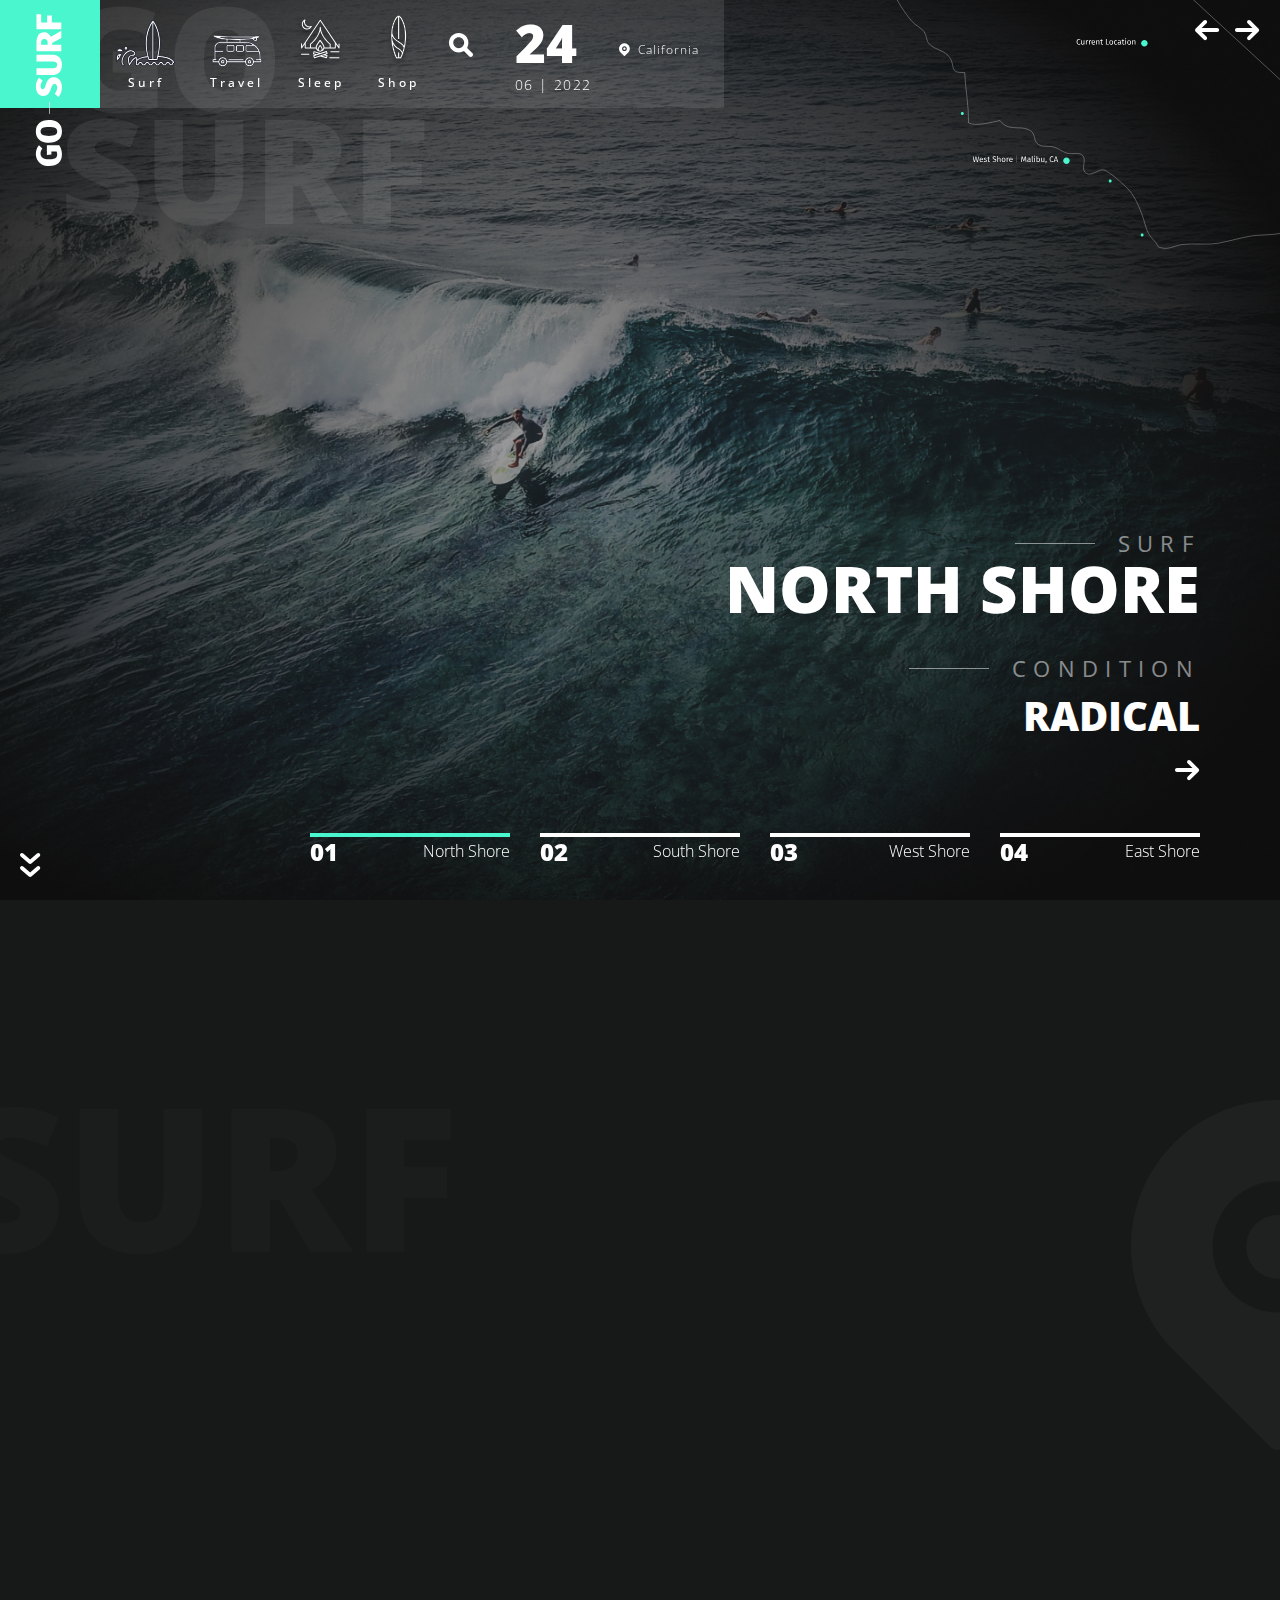
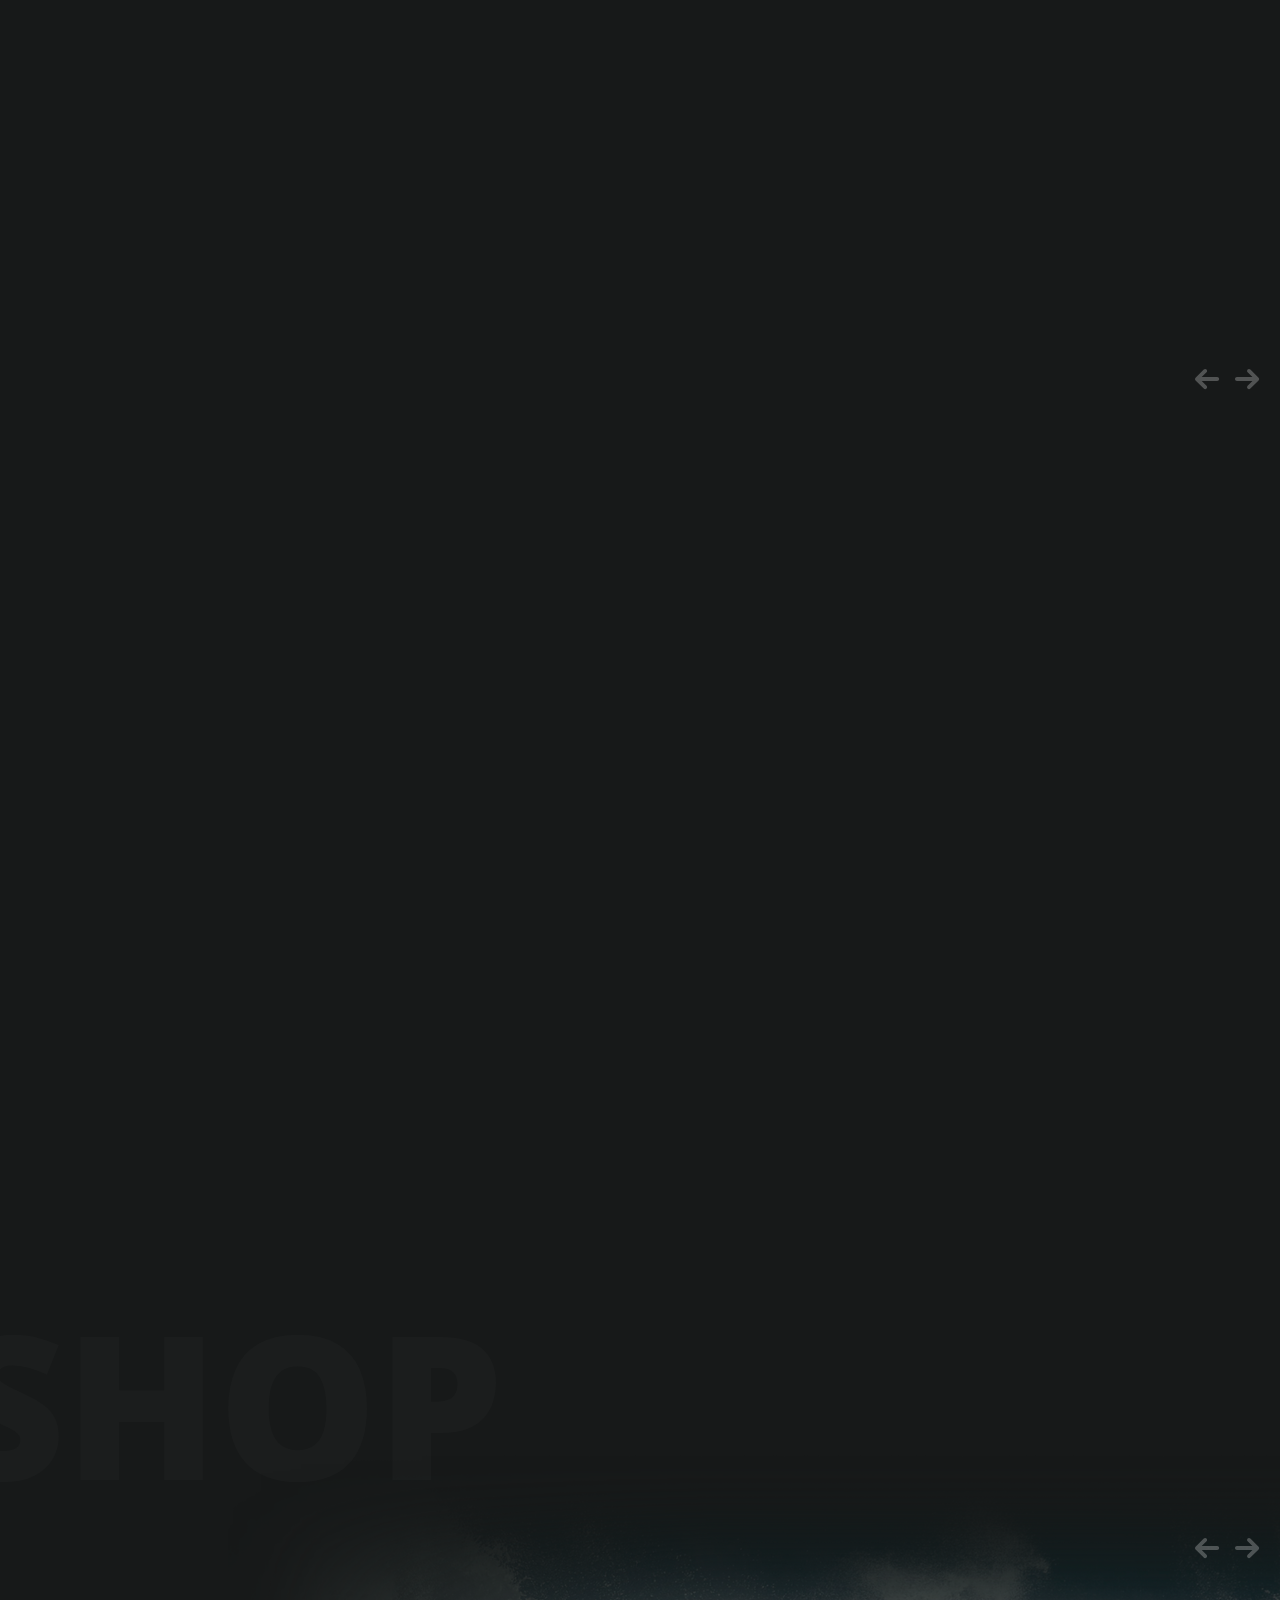
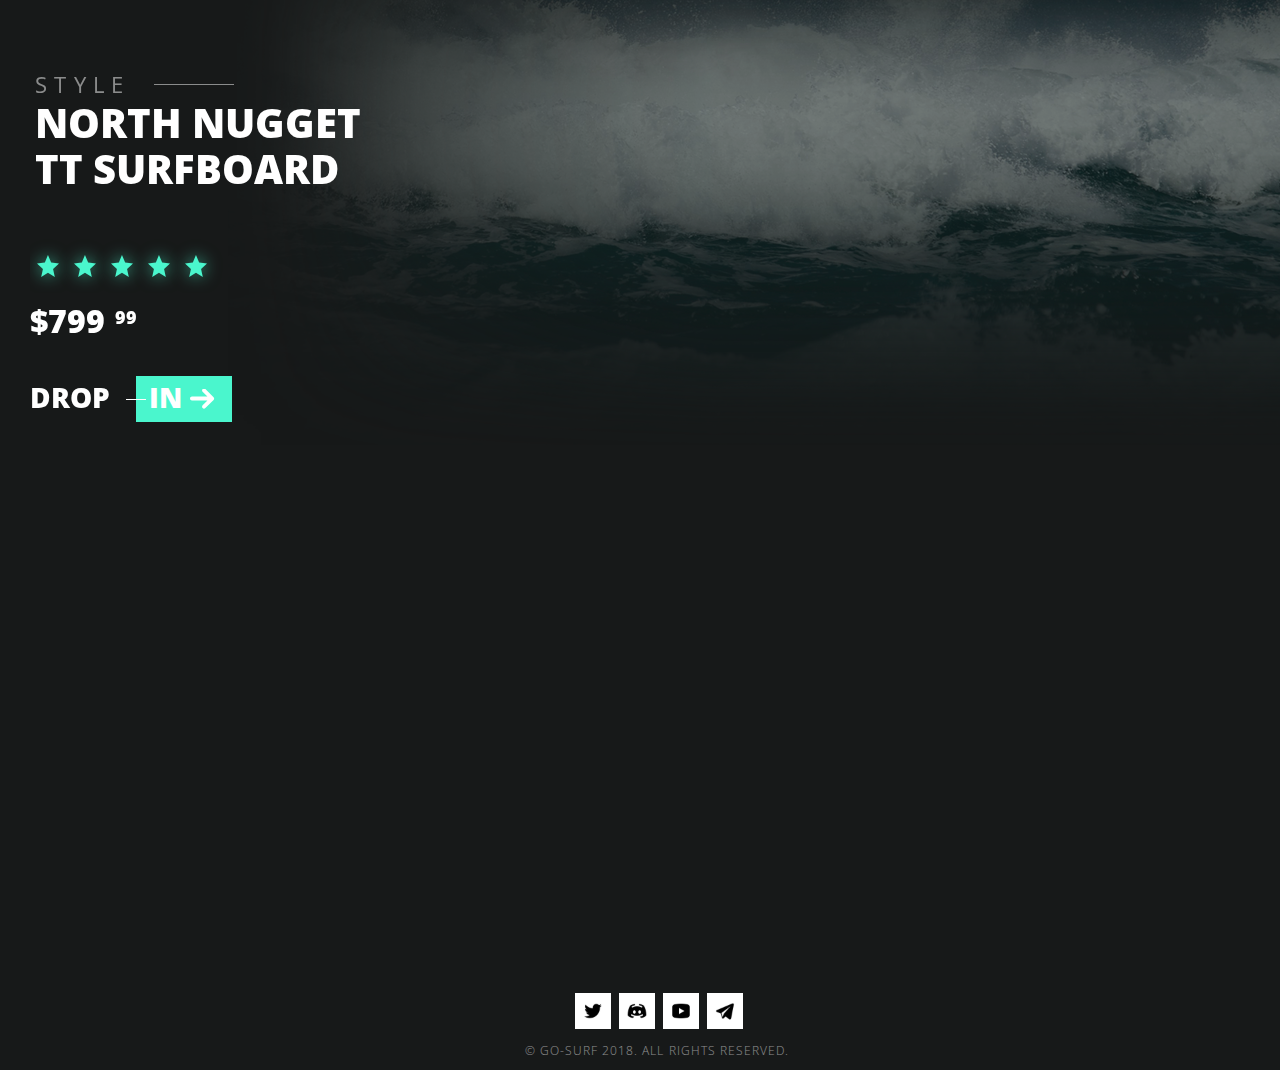
<file: index.html>
<!DOCTYPE html>
<html lang="en">

<head>
    <meta charset="UTF-8">
    <meta name="viewport" content="width=device-width, initial-scale=1.0">
    <meta http-equiv="X-UA-Compatible" content="ie=edge">
    <title>Go-Surf</title>
    <script src="https://cdnjs.cloudflare.com/ajax/libs/jquery/3.6.0/jquery.min.js" integrity="sha512-894YE6QWD5I59HgZOGReFYm4dnWc1Qt5NtvYSaNcOP+u1T9qYdvdihz0PPSiiqn/+/3e7Jo4EaG7TubfWGUrMQ==" crossorigin="anonymous" referrerpolicy="no-referrer"></script>
    <link href="https://fonts.googleapis.com/css2?family=Open+Sans:ital,wght@0,300;0,400;0,500;0,600;0,700;0,800;1,300;1,400;1,500;1,600;1,700;1,800&display=swap" rel="stylesheet">
    <link rel="stylesheet" href="css/style.min.css">
</head>

<body>
    <header class="header">
        <div class="header__title">
            go surf
        </div>
        <div class="header__arrows">
            <a href="#" class="animate__animated animate__fadeInDown infinite animate__slow	">
                <img src="img/arrows-down.svg" alt="">
            </a>
        </div>
        <div class="header__map">
            <svg width="1001" height="496" viewBox="0 0 1001 496" fill="none" xmlns="http://www.w3.org/2000/svg">
            <g opacity="0.29827">
            <path d="M1008.08 163.448L443.182 -356.858V-747.19L28.1096 -770C24.9043 -762.456 4.36709 -740.714 7.57176 -728.596C11.43 -714.102 30.8387 -718.735 36.4776 -709.409C43.0661 -698.42 31.7291 -653.749 28.3457 -640.86C21.8759 -616.445 7.09676 -596.665 2.82235 -572.25C-4.35982 -531.263 10.1824 -534.53 37.7242 -508.927C84.141 -465.742 46.9244 -420.952 58.6176 -370.223C68.1146 -328.878 109.605 -307.554 124.8 -266.211C136.553 -234.37 152.697 -226.233 177.746 -202.947C177.153 -217.084 164.51 -258.785 188.253 -255.102C211.817 -251.478 202.736 -216.669 207.247 -202.115C211.045 -189.997 237.933 -165.761 215.616 -154.593C208.196 -150.91 187.066 -165.582 178.577 -169.503C184.572 -150.791 180.774 -131.367 190.271 -113.487C201.608 -92.162 213.835 -100.359 228.853 -88.7754C244.344 -76.8355 242.683 -63.1137 235.797 -45.0554C228.615 -26.2247 221.196 -29.1352 232.592 -6.44342C240.843 9.95119 254.85 30.7421 266.9 43.2164C273.904 50.4634 281.502 52.1267 288.506 61.3932C294.323 69.1155 292.067 79.2142 299.012 86.1638C310.883 98.1037 331.006 98.282 340.384 113.904C350.831 131.309 338.96 144.437 369.706 142.833C371.309 177.643 377.897 209.185 377.541 243.994C394.695 250.825 422.414 242.687 440.399 239.063C458.266 263.18 481.355 246.429 501.774 259.558C510.678 265.26 508.837 279.517 514.239 284.506C525.339 294.723 533.529 288.308 547.301 291.872C557.51 294.486 565.404 301.97 575.138 304.703C584.338 307.257 599.475 301.258 606.301 309.396C614.492 319.138 600.78 336.958 613.127 344.799C623.395 351.333 638.115 335.77 648.088 338.027C659.721 340.7 693.079 371.174 701.271 381.212C710.59 392.677 719.969 414.062 725.25 428.793C733.501 451.841 732.373 463.127 749.408 479.998C760.27 490.75 749.942 491.522 767.63 494.67C779.204 496.749 794.518 488.374 806.212 487.067C830.549 484.394 855.122 489.027 879.102 484.453C901.421 480.176 922.729 473.166 945.64 469.899C965.465 467.048 1000.37 469.246 1017.94 459.801C1036.99 449.643 1038.71 426.654 1011.17 430.932C1008.97 416.26 1018.77 396.003 1007.85 385.847C1023.04 365.056 1028.56 350.384 1030.93 324.959C1032 313.792 1032.48 301.436 1038 292.05C1043.4 282.783 1058.59 277.259 1061.56 269.299C1066.13 256.943 1058.83 251.419 1053.25 244.528C1049.69 240.073 1039.54 242.212 1036.63 238.291C1031.23 231.103 1036.57 223.678 1033.6 216.431C1024.94 195.462 1014.61 187.205 1008.08 163.444C1008.26 167.424 1008.44 171.463 1008.2 175.384" stroke="white" stroke-width="2" stroke-linecap="round" stroke-linejoin="round"/>
            </g>
            <path class="line-animation" d="M729.114 83.9394C720.546 107.321 740.614 115.526 756.675 130.807C761.434 135.336 761.888 142.817 756.879 147.342C746.107 157.074 705.264 142.917 707.854 155.745C710.53 168.994 745.061 187.531 746.618 188.799C760.284 199.932 764.735 228.174 757.208 243.658C751.852 254.676 716.342 250.962 705.172 247.293C632.024 223.266 664.985 226.131 582.817 218.67C576.527 218.099 569.935 217.806 563.894 219.65C557.671 221.549 557.869 229.339 559.957 233.55C566.876 247.506 597.849 271.178 589.514 289.523C586.956 295.152 580.963 298.707 578.264 304.27C576.151 308.627 576.385 313.772 575.445 318.523" stroke="white" stroke-width="2"/>
            <path class="animate__animated animate__fadeIn animate__delay-5s" fill-rule="evenodd" clip-rule="evenodd" d="M573.5 326C577.09 326 580 323.09 580 319.5C580 315.91 577.09 313 573.5 313C569.91 313 567 315.91 567 319.5C567 323.09 569.91 326 573.5 326Z" fill="#4AF6CD"/>
            <path class="animate__animated animate__fadeIn animate__delay-2s" fill-rule="evenodd" clip-rule="evenodd" d="M661 363C662.657 363 664 361.657 664 360C664 358.343 662.657 357 661 357C659.343 357 658 358.343 658 360C658 361.657 659.343 363 661 363Z" fill="#4AF6CD"/>
            <path class="animate__animated animate__fadeIn animate__delay-3s" fill-rule="evenodd" clip-rule="evenodd" d="M725 471C726.657 471 728 469.657 728 468C728 466.343 726.657 465 725 465C723.343 465 722 466.343 722 468C722 469.657 723.343 471 725 471Z" fill="#4AF6CD"/>
            <path class="animate__animated animate__fadeIn animate__delay-1s" fill-rule="evenodd" clip-rule="evenodd" d="M365 228C366.657 228 368 226.657 368 225C368 223.343 366.657 222 365 222C363.343 222 362 223.343 362 225C362 226.657 363.343 228 365 228Z" fill="#4AF6CD"/>
            <path class="animate__animated animate__fadeIn animate__delay-4s" fill-rule="evenodd" clip-rule="evenodd" d="M729.5 91C733.09 91 736 88.0899 736 84.5C736 80.9101 733.09 78 729.5 78C725.91 78 723 80.9101 723 84.5C723 88.0899 725.91 91 729.5 91Z" fill="#4AF6CD"/>
            <path d="M398.41 310.976L396.17 322H394.218L392.186 312.768L390.138 322H388.234L385.994 310.976H387.482L389.258 320.672L391.386 310.976H393.002L395.178 320.672L397.018 310.976H398.41ZM406.544 317.536C406.544 317.781 406.534 318.032 406.512 318.288H401.136C401.2 319.216 401.435 319.899 401.84 320.336C402.246 320.773 402.768 320.992 403.408 320.992C403.814 320.992 404.187 320.933 404.528 320.816C404.87 320.699 405.227 320.512 405.6 320.256L406.24 321.136C405.344 321.84 404.363 322.192 403.296 322.192C402.123 322.192 401.206 321.808 400.544 321.04C399.894 320.272 399.568 319.216 399.568 317.872C399.568 316.997 399.707 316.224 399.984 315.552C400.272 314.869 400.678 314.336 401.2 313.952C401.734 313.568 402.358 313.376 403.072 313.376C404.192 313.376 405.051 313.744 405.648 314.48C406.246 315.216 406.544 316.235 406.544 317.536ZM405.088 317.104C405.088 316.272 404.923 315.637 404.592 315.2C404.262 314.763 403.766 314.544 403.104 314.544C401.899 314.544 401.243 315.429 401.136 317.2H405.088V317.104ZM411.183 313.376C411.759 313.376 412.276 313.456 412.735 313.616C413.194 313.776 413.631 314.016 414.047 314.336L413.423 315.264C413.039 315.019 412.671 314.837 412.319 314.72C411.978 314.603 411.615 314.544 411.231 314.544C410.751 314.544 410.372 314.645 410.095 314.848C409.818 315.04 409.679 315.307 409.679 315.648C409.679 315.989 409.807 316.256 410.063 316.448C410.33 316.64 410.804 316.827 411.487 317.008C412.426 317.243 413.124 317.563 413.583 317.968C414.052 318.373 414.287 318.928 414.287 319.632C414.287 320.464 413.962 321.099 413.311 321.536C412.671 321.973 411.887 322.192 410.959 322.192C409.679 322.192 408.618 321.824 407.775 321.088L408.559 320.192C409.274 320.736 410.063 321.008 410.927 321.008C411.482 321.008 411.919 320.896 412.239 320.672C412.57 320.437 412.735 320.123 412.735 319.728C412.735 319.44 412.676 319.211 412.559 319.04C412.442 318.859 412.239 318.704 411.951 318.576C411.663 318.437 411.242 318.293 410.687 318.144C409.791 317.909 409.14 317.595 408.735 317.2C408.34 316.805 408.143 316.304 408.143 315.696C408.143 315.259 408.271 314.864 408.527 314.512C408.794 314.149 409.156 313.872 409.615 313.68C410.084 313.477 410.607 313.376 411.183 313.376ZM420.62 321.616C420.065 322 419.436 322.192 418.732 322.192C418.017 322.192 417.457 321.989 417.052 321.584C416.657 321.168 416.46 320.571 416.46 319.792V314.704H414.988V313.568H416.46V311.664L417.932 311.488V313.568H419.932L419.772 314.704H417.932V319.728C417.932 320.165 418.006 320.485 418.156 320.688C418.316 320.88 418.577 320.976 418.94 320.976C419.27 320.976 419.644 320.864 420.06 320.64L420.62 321.616ZM429.179 310.784C429.915 310.784 430.545 310.891 431.067 311.104C431.59 311.307 432.097 311.627 432.587 312.064L431.755 312.992C431.339 312.661 430.929 312.421 430.523 312.272C430.129 312.112 429.702 312.032 429.243 312.032C428.667 312.032 428.193 312.165 427.819 312.432C427.446 312.699 427.259 313.088 427.259 313.6C427.259 313.92 427.323 314.192 427.451 314.416C427.579 314.629 427.814 314.827 428.155 315.008C428.507 315.189 429.014 315.381 429.675 315.584C430.369 315.797 430.945 316.027 431.403 316.272C431.862 316.517 432.23 316.859 432.507 317.296C432.795 317.723 432.939 318.267 432.939 318.928C432.939 319.568 432.779 320.133 432.459 320.624C432.15 321.115 431.697 321.499 431.099 321.776C430.513 322.053 429.814 322.192 429.003 322.192C427.478 322.192 426.23 321.717 425.259 320.768L426.091 319.84C426.539 320.203 426.993 320.48 427.451 320.672C427.91 320.853 428.422 320.944 428.987 320.944C429.67 320.944 430.235 320.779 430.683 320.448C431.131 320.107 431.355 319.616 431.355 318.976C431.355 318.613 431.286 318.315 431.147 318.08C431.009 317.835 430.769 317.616 430.427 317.424C430.097 317.232 429.611 317.04 428.971 316.848C427.841 316.507 427.014 316.096 426.491 315.616C425.969 315.136 425.707 314.485 425.707 313.664C425.707 313.109 425.851 312.613 426.139 312.176C426.438 311.739 426.849 311.397 427.371 311.152C427.905 310.907 428.507 310.784 429.179 310.784ZM439.066 313.376C439.834 313.376 440.431 313.605 440.858 314.064C441.295 314.523 441.514 315.152 441.514 315.952V322H440.042V316.16C440.042 315.563 439.925 315.141 439.69 314.896C439.466 314.651 439.135 314.528 438.698 314.528C438.261 314.528 437.871 314.656 437.53 314.912C437.189 315.168 436.869 315.531 436.57 316V322H435.098V310.192L436.57 310.032V314.736C437.231 313.829 438.063 313.376 439.066 313.376ZM447.641 313.376C448.825 313.376 449.742 313.771 450.393 314.56C451.054 315.349 451.385 316.421 451.385 317.776C451.385 318.651 451.236 319.424 450.937 320.096C450.638 320.757 450.206 321.275 449.641 321.648C449.076 322.011 448.404 322.192 447.625 322.192C446.441 322.192 445.518 321.797 444.857 321.008C444.196 320.219 443.865 319.147 443.865 317.792C443.865 316.917 444.014 316.149 444.313 315.488C444.612 314.816 445.044 314.299 445.609 313.936C446.174 313.563 446.852 313.376 447.641 313.376ZM447.641 314.56C446.18 314.56 445.449 315.637 445.449 317.792C445.449 319.936 446.174 321.008 447.625 321.008C449.076 321.008 449.801 319.931 449.801 317.776C449.801 315.632 449.081 314.56 447.641 314.56ZM457.481 313.376C457.78 313.376 458.057 313.408 458.313 313.472L458.041 314.912C457.785 314.848 457.54 314.816 457.305 314.816C456.782 314.816 456.361 315.008 456.041 315.392C455.721 315.776 455.47 316.373 455.289 317.184V322H453.817V313.568H455.081L455.225 315.28C455.449 314.651 455.753 314.176 456.137 313.856C456.521 313.536 456.969 313.376 457.481 313.376ZM465.872 317.536C465.872 317.781 465.862 318.032 465.84 318.288H460.464C460.528 319.216 460.763 319.899 461.168 320.336C461.574 320.773 462.096 320.992 462.736 320.992C463.142 320.992 463.515 320.933 463.856 320.816C464.198 320.699 464.555 320.512 464.928 320.256L465.568 321.136C464.672 321.84 463.691 322.192 462.624 322.192C461.451 322.192 460.534 321.808 459.872 321.04C459.222 320.272 458.896 319.216 458.896 317.872C458.896 316.997 459.035 316.224 459.312 315.552C459.6 314.869 460.006 314.336 460.528 313.952C461.062 313.568 461.686 313.376 462.4 313.376C463.52 313.376 464.379 313.744 464.976 314.48C465.574 315.216 465.872 316.235 465.872 317.536ZM464.416 317.104C464.416 316.272 464.251 315.637 463.92 315.2C463.59 314.763 463.094 314.544 462.432 314.544C461.227 314.544 460.571 315.429 460.464 317.2H464.416V317.104ZM474.41 309.184V323.568H474.058V309.184H474.41ZM493.237 322H491.765L491.381 317.024C491.221 315.072 491.131 313.573 491.109 312.528L488.725 320.752H487.301L484.789 312.512C484.789 313.845 484.72 315.387 484.581 317.136L484.213 322H482.773L483.685 310.976H485.733L488.053 318.992L490.261 310.976H492.325L493.237 322ZM501.434 320.032C501.434 320.373 501.493 320.629 501.61 320.8C501.728 320.96 501.904 321.083 502.138 321.168L501.802 322.192C501.365 322.139 501.013 322.016 500.746 321.824C500.48 321.632 500.282 321.333 500.154 320.928C499.589 321.771 498.752 322.192 497.642 322.192C496.81 322.192 496.154 321.957 495.674 321.488C495.194 321.019 494.954 320.405 494.954 319.648C494.954 318.752 495.274 318.064 495.914 317.584C496.565 317.104 497.482 316.864 498.666 316.864H499.962V316.24C499.962 315.643 499.818 315.216 499.53 314.96C499.242 314.704 498.8 314.576 498.202 314.576C497.584 314.576 496.826 314.725 495.93 315.024L495.562 313.952C496.608 313.568 497.578 313.376 498.474 313.376C499.466 313.376 500.208 313.621 500.698 314.112C501.189 314.592 501.434 315.28 501.434 316.176V320.032ZM497.978 321.088C498.821 321.088 499.482 320.651 499.962 319.776V317.84H498.858C497.301 317.84 496.522 318.416 496.522 319.568C496.522 320.069 496.645 320.448 496.89 320.704C497.136 320.96 497.498 321.088 497.978 321.088ZM505.981 322.192C505.437 322.192 505.005 322.032 504.685 321.712C504.376 321.381 504.221 320.923 504.221 320.336V310.176L505.693 310V320.304C505.693 320.539 505.731 320.709 505.805 320.816C505.891 320.923 506.029 320.976 506.221 320.976C506.424 320.976 506.605 320.944 506.765 320.88L507.149 321.904C506.797 322.096 506.408 322.192 505.981 322.192ZM510.461 313.568V322H508.989V313.568H510.461ZM509.709 309.52C510.018 309.52 510.269 309.616 510.461 309.808C510.653 310 510.749 310.24 510.749 310.528C510.749 310.816 510.653 311.056 510.461 311.248C510.269 311.429 510.018 311.52 509.709 311.52C509.41 311.52 509.165 311.429 508.973 311.248C508.781 311.056 508.685 310.816 508.685 310.528C508.685 310.24 508.781 310 508.973 309.808C509.165 309.616 509.41 309.52 509.709 309.52ZM517.36 313.376C518.32 313.376 519.083 313.765 519.648 314.544C520.214 315.312 520.496 316.389 520.496 317.776C520.496 318.651 520.363 319.424 520.096 320.096C519.83 320.757 519.446 321.275 518.944 321.648C518.443 322.011 517.856 322.192 517.184 322.192C516.299 322.192 515.552 321.819 514.944 321.072L514.8 322H513.504V310.176L514.976 310V314.624C515.584 313.792 516.379 313.376 517.36 313.376ZM516.832 321.024C517.483 321.024 517.99 320.763 518.352 320.24C518.726 319.707 518.912 318.885 518.912 317.776C518.912 316.635 518.742 315.813 518.4 315.312C518.059 314.8 517.574 314.544 516.944 314.544C516.198 314.544 515.542 314.981 514.976 315.856V319.888C515.2 320.24 515.472 320.517 515.792 320.72C516.123 320.923 516.47 321.024 516.832 321.024ZM529.276 322H528.012L527.9 320.688C527.58 321.211 527.212 321.595 526.796 321.84C526.38 322.075 525.874 322.192 525.276 322.192C524.54 322.192 523.964 321.968 523.548 321.52C523.132 321.072 522.924 320.437 522.924 319.616V313.568H524.396V319.456C524.396 320.032 524.498 320.443 524.7 320.688C524.903 320.923 525.234 321.04 525.692 321.04C526.514 321.04 527.218 320.555 527.804 319.584V313.568H529.276V322ZM532.701 319.968C533.021 319.968 533.288 320.075 533.501 320.288C533.714 320.501 533.821 320.763 533.821 321.072C533.821 321.403 533.725 321.781 533.533 322.208L532.461 324.656H531.405L532.045 322C531.906 321.893 531.794 321.76 531.709 321.6C531.634 321.44 531.597 321.264 531.597 321.072C531.597 320.763 531.704 320.501 531.917 320.288C532.13 320.075 532.392 319.968 532.701 319.968ZM544.331 310.784C544.992 310.784 545.547 310.869 545.995 311.04C546.454 311.211 546.918 311.488 547.387 311.872L546.555 312.848C545.883 312.304 545.174 312.032 544.427 312.032C543.51 312.032 542.768 312.384 542.203 313.088C541.648 313.792 541.371 314.923 541.371 316.48C541.371 317.995 541.648 319.115 542.203 319.84C542.758 320.555 543.494 320.912 544.411 320.912C544.88 320.912 545.291 320.832 545.643 320.672C545.995 320.512 546.368 320.288 546.763 320L547.515 320.96C547.174 321.312 546.736 321.605 546.203 321.84C545.67 322.075 545.056 322.192 544.363 322.192C543.467 322.192 542.667 321.973 541.963 321.536C541.27 321.088 540.726 320.437 540.331 319.584C539.947 318.72 539.755 317.685 539.755 316.48C539.755 315.275 539.958 314.245 540.363 313.392C540.768 312.528 541.318 311.877 542.011 311.44C542.704 311.003 543.478 310.784 544.331 310.784ZM555.3 322L554.468 319.232H550.292L549.46 322H547.924L551.46 310.976H553.38L556.9 322H555.3ZM550.66 318H554.1L552.388 312.24L550.66 318Z" fill="white"/>
            <path d="M598.378 75.784C599.039 75.784 599.594 75.8693 600.042 76.04C600.501 76.2107 600.965 76.488 601.434 76.872L600.602 77.848C599.93 77.304 599.221 77.032 598.474 77.032C597.557 77.032 596.815 77.384 596.25 78.088C595.695 78.792 595.418 79.9227 595.418 81.48C595.418 82.9947 595.695 84.1147 596.25 84.84C596.805 85.5547 597.541 85.912 598.458 85.912C598.927 85.912 599.338 85.832 599.69 85.672C600.042 85.512 600.415 85.288 600.81 85L601.562 85.96C601.221 86.312 600.783 86.6053 600.25 86.84C599.717 87.0747 599.103 87.192 598.41 87.192C597.514 87.192 596.714 86.9733 596.01 86.536C595.317 86.088 594.773 85.4373 594.378 84.584C593.994 83.72 593.802 82.6853 593.802 81.48C593.802 80.2747 594.005 79.2453 594.41 78.392C594.815 77.528 595.365 76.8773 596.058 76.44C596.751 76.0027 597.525 75.784 598.378 75.784ZM609.401 87H608.137L608.025 85.688C607.705 86.2107 607.337 86.5947 606.921 86.84C606.505 87.0747 605.999 87.192 605.401 87.192C604.665 87.192 604.089 86.968 603.673 86.52C603.257 86.072 603.049 85.4373 603.049 84.616V78.568H604.521V84.456C604.521 85.032 604.623 85.4427 604.825 85.688C605.028 85.9227 605.359 86.04 605.817 86.04C606.639 86.04 607.343 85.5547 607.929 84.584V78.568H609.401V87ZM616.106 78.376C616.405 78.376 616.682 78.408 616.938 78.472L616.666 79.912C616.41 79.848 616.165 79.816 615.93 79.816C615.407 79.816 614.986 80.008 614.666 80.392C614.346 80.776 614.095 81.3733 613.914 82.184V87H612.442V78.568H613.706L613.85 80.28C614.074 79.6507 614.378 79.176 614.762 78.856C615.146 78.536 615.594 78.376 616.106 78.376ZM622.278 78.376C622.576 78.376 622.854 78.408 623.11 78.472L622.838 79.912C622.582 79.848 622.336 79.816 622.102 79.816C621.579 79.816 621.158 80.008 620.838 80.392C620.518 80.776 620.267 81.3733 620.086 82.184V87H618.614V78.568H619.878L620.022 80.28C620.246 79.6507 620.55 79.176 620.934 78.856C621.318 78.536 621.766 78.376 622.278 78.376ZM630.669 82.536C630.669 82.7813 630.659 83.032 630.637 83.288H625.261C625.325 84.216 625.56 84.8987 625.965 85.336C626.371 85.7733 626.893 85.992 627.533 85.992C627.939 85.992 628.312 85.9333 628.653 85.816C628.995 85.6987 629.352 85.512 629.725 85.256L630.365 86.136C629.469 86.84 628.488 87.192 627.421 87.192C626.248 87.192 625.331 86.808 624.669 86.04C624.019 85.272 623.693 84.216 623.693 82.872C623.693 81.9973 623.832 81.224 624.109 80.552C624.397 79.8693 624.803 79.336 625.325 78.952C625.859 78.568 626.483 78.376 627.197 78.376C628.317 78.376 629.176 78.744 629.773 79.48C630.371 80.216 630.669 81.2347 630.669 82.536ZM629.213 82.104C629.213 81.272 629.048 80.6373 628.717 80.2C628.387 79.7627 627.891 79.544 627.229 79.544C626.024 79.544 625.368 80.4293 625.261 82.2H629.213V82.104ZM636.988 78.376C637.756 78.376 638.353 78.6053 638.78 79.064C639.217 79.5227 639.436 80.152 639.436 80.952V87H637.964V81.16C637.964 80.5627 637.852 80.1413 637.628 79.896C637.404 79.6507 637.073 79.528 636.636 79.528C636.188 79.528 635.793 79.656 635.452 79.912C635.111 80.168 634.791 80.536 634.492 81.016V87H633.02V78.568H634.284L634.412 79.816C634.711 79.368 635.079 79.016 635.516 78.76C635.964 78.504 636.455 78.376 636.988 78.376ZM646.651 86.616C646.096 87 645.467 87.192 644.763 87.192C644.048 87.192 643.488 86.9893 643.083 86.584C642.688 86.168 642.491 85.5707 642.491 84.792V79.704H641.019V78.568H642.491V76.664L643.963 76.488V78.568H645.963L645.803 79.704H643.963V84.728C643.963 85.1653 644.038 85.4853 644.187 85.688C644.347 85.88 644.608 85.976 644.971 85.976C645.302 85.976 645.675 85.864 646.091 85.64L646.651 86.616ZM654.011 75.976V85.672H658.539L658.363 87H652.491V75.976H654.011ZM663.141 78.376C664.325 78.376 665.242 78.7707 665.893 79.56C666.554 80.3493 666.885 81.4213 666.885 82.776C666.885 83.6507 666.736 84.424 666.437 85.096C666.138 85.7573 665.706 86.2747 665.141 86.648C664.576 87.0107 663.904 87.192 663.125 87.192C661.941 87.192 661.018 86.7973 660.357 86.008C659.696 85.2187 659.365 84.1467 659.365 82.792C659.365 81.9173 659.514 81.1493 659.813 80.488C660.112 79.816 660.544 79.2987 661.109 78.936C661.674 78.5627 662.352 78.376 663.141 78.376ZM663.141 79.56C661.68 79.56 660.949 80.6373 660.949 82.792C660.949 84.936 661.674 86.008 663.125 86.008C664.576 86.008 665.301 84.9307 665.301 82.776C665.301 80.632 664.581 79.56 663.141 79.56ZM672.389 78.376C672.89 78.376 673.349 78.4507 673.765 78.6C674.181 78.7387 674.581 78.968 674.965 79.288L674.261 80.216C673.962 80.0027 673.669 79.848 673.381 79.752C673.104 79.6453 672.794 79.592 672.453 79.592C671.77 79.592 671.237 79.864 670.853 80.408C670.48 80.952 670.293 81.7573 670.293 82.824C670.293 83.8907 670.48 84.68 670.853 85.192C671.226 85.6933 671.76 85.944 672.453 85.944C672.784 85.944 673.088 85.896 673.365 85.8C673.642 85.6933 673.952 85.528 674.293 85.304L674.965 86.264C674.197 86.8827 673.338 87.192 672.389 87.192C671.248 87.192 670.346 86.808 669.685 86.04C669.034 85.272 668.709 84.2107 668.709 82.856C668.709 81.96 668.858 81.176 669.157 80.504C669.456 79.832 669.877 79.3093 670.421 78.936C670.976 78.5627 671.632 78.376 672.389 78.376ZM682.481 85.032C682.481 85.3733 682.54 85.6293 682.657 85.8C682.775 85.96 682.951 86.0827 683.185 86.168L682.849 87.192C682.412 87.1387 682.06 87.016 681.793 86.824C681.527 86.632 681.329 86.3333 681.201 85.928C680.636 86.7707 679.799 87.192 678.689 87.192C677.857 87.192 677.201 86.9573 676.721 86.488C676.241 86.0187 676.001 85.4053 676.001 84.648C676.001 83.752 676.321 83.064 676.961 82.584C677.612 82.104 678.529 81.864 679.713 81.864H681.009V81.24C681.009 80.6427 680.865 80.216 680.577 79.96C680.289 79.704 679.847 79.576 679.249 79.576C678.631 79.576 677.873 79.7253 676.977 80.024L676.609 78.952C677.655 78.568 678.625 78.376 679.521 78.376C680.513 78.376 681.255 78.6213 681.745 79.112C682.236 79.592 682.481 80.28 682.481 81.176V85.032ZM679.025 86.088C679.868 86.088 680.529 85.6507 681.009 84.776V82.84H679.905C678.348 82.84 677.569 83.416 677.569 84.568C677.569 85.0693 677.692 85.448 677.937 85.704C678.183 85.96 678.545 86.088 679.025 86.088ZM689.76 86.616C689.206 87 688.576 87.192 687.872 87.192C687.158 87.192 686.598 86.9893 686.192 86.584C685.798 86.168 685.6 85.5707 685.6 84.792V79.704H684.128V78.568H685.6V76.664L687.072 76.488V78.568H689.072L688.912 79.704H687.072V84.728C687.072 85.1653 687.147 85.4853 687.296 85.688C687.456 85.88 687.718 85.976 688.08 85.976C688.411 85.976 688.784 85.864 689.2 85.64L689.76 86.616ZM692.758 78.568V87H691.286V78.568H692.758ZM692.006 74.52C692.315 74.52 692.566 74.616 692.758 74.808C692.95 75 693.046 75.24 693.046 75.528C693.046 75.816 692.95 76.056 692.758 76.248C692.566 76.4293 692.315 76.52 692.006 76.52C691.707 76.52 691.462 76.4293 691.27 76.248C691.078 76.056 690.982 75.816 690.982 75.528C690.982 75.24 691.078 75 691.27 74.808C691.462 74.616 691.707 74.52 692.006 74.52ZM698.969 78.376C700.153 78.376 701.071 78.7707 701.721 79.56C702.383 80.3493 702.713 81.4213 702.713 82.776C702.713 83.6507 702.564 84.424 702.265 85.096C701.967 85.7573 701.535 86.2747 700.969 86.648C700.404 87.0107 699.732 87.192 698.953 87.192C697.769 87.192 696.847 86.7973 696.185 86.008C695.524 85.2187 695.193 84.1467 695.193 82.792C695.193 81.9173 695.343 81.1493 695.641 80.488C695.94 79.816 696.372 79.2987 696.937 78.936C697.503 78.5627 698.18 78.376 698.969 78.376ZM698.969 79.56C697.508 79.56 696.777 80.6373 696.777 82.792C696.777 84.936 697.503 86.008 698.953 86.008C700.404 86.008 701.129 84.9307 701.129 82.776C701.129 80.632 700.409 79.56 698.969 79.56ZM709.113 78.376C709.881 78.376 710.478 78.6053 710.905 79.064C711.342 79.5227 711.561 80.152 711.561 80.952V87H710.089V81.16C710.089 80.5627 709.977 80.1413 709.753 79.896C709.529 79.6507 709.198 79.528 708.761 79.528C708.313 79.528 707.918 79.656 707.577 79.912C707.236 80.168 706.916 80.536 706.617 81.016V87H705.145V78.568H706.409L706.537 79.816C706.836 79.368 707.204 79.016 707.641 78.76C708.089 78.504 708.58 78.376 709.113 78.376Z" fill="white"/>
            </svg>
        </div>

        <div class="menu-btn">
            <div class="menu-btn__inner">
                <div class="menu__line"></div>
                <div class="menu__line"></div>
                <div class="menu__line"></div>
            </div>
        </div>
        <div class="header__aside">
            <div class="logo">
                <a href="#">
                    <img src="img/logo.svg" alt="" class="">
                </a>
            </div>
            <nav class="menu">
                <ul class="menu__list">
                    <li>
                        <a href="#surf"><img src="img/nav-icon-1.svg" alt=""><span>Surf</span></a>
                    </li>
                    <li>
                        <a href="script.html"><img src="img/nav-icon-2.svg" alt=""><span>Travel</span></a>
                    </li>
                    <li>
                        <a href="main.html"><img src="img/nav-icon-3.svg" alt=""><span>Sleep</span></a>
                    </li>
                    <li>
                        <a href="#shop"><img src="img/nav-icon-4.svg" alt=""><span>Shop</span></a>
                    </li>
                </ul>
            </nav>
            <div class="header__search">
                <img src="img/search.svg" alt="">
            </div>
            <div class="header__date">
                24
                <span>06 | 2022</span>
            </div>
            <div class="header__location">
                California
            </div>
        </div>
        <div class="header__slider">
            <div class="header__slider-item slider-item">
                <div class="slider-item__info">
                    <div class="slider-item__info-suptitle headline-left">Surf</div>
                    <div class="slider-item__info-title animate__animated animate__fadeInLeft animate__delay-1s">North Shore</div>
                    <div class="slider-item__info-suptext headline-left">Condition</div>
                    <div class="slider-item__info-text animate__animated animate__fadeInRight animate__delay-1s">Radical</div>
                    <a href="#" class="slider-item__info-link">
                        <img src="img/arrows-right.svg" alt="">
                    </a>
                </div>
            </div>
            <div class="header__slider-item slider-item">
                <div class="slider-item__info">
                    <div class="slider-item__info-suptitle headline-left">Surf</div>
                    <div class="slider-item__info-title">South Shore</div>
                    <div class="slider-item__info-suptext headline-left">Condition</div>
                    <div class="slider-item__info-text">Radical</div>
                    <a href="#" class="slider-item__info-link">
                        <img src="img/arrows-right.svg" alt="">
                    </a>
                </div>
            </div>
            <div class="header__slider-item slider-item">
                <div class="slider-item__info">
                    <div class="slider-item__info-suptitle headline-left">Surf</div>
                    <div class="slider-item__info-title">West Shore</div>
                    <div class="slider-item__info-suptext headline-left">Condition</div>
                    <div class="slider-item__info-text">Radical</div>
                    <a href="#" class="slider-item__info-link">
                        <img src="img/arrows-right.svg" alt="">
                    </a>
                </div>
            </div>
            <div class="header__slider-item slider-item">
                <div class="slider-item__info">
                    <div class="slider-item__info-suptitle headline-left">Surf</div>
                    <div class="slider-item__info-title">East Shore</div>
                    <div class="slider-item__info-suptext headline-left">Condition</div>
                    <div class="slider-item__info-text">Radical</div>
                    <a href="#" class="slider-item__info-link">
                        <img src="img/arrows-right.svg" alt="">
                    </a>
                </div>
            </div>
        </div>
        <div class="slider-dotshead animate__animated animate__fadeInUp animate__delay-2s">
            <div class="slider-dots__item">
                <div class="dots-box">
                    <div class="dots-box__number">01</div>
                    <div class="dots-box__name">North Shore</div>
                </div>
            </div>


            <div class="slider-dots__item">
                <div class="dots-box">
                    <div class="dots-box__number">02</div>
                    <div class="dots-box__name">South Shore</div>
                </div>
            </div>


            <div class="slider-dots__item">
                <div class="dots-box">
                    <div class="dots-box__number">03</div>
                    <div class="dots-box__name">West Shore </div>
                </div>
            </div>


            <div class="slider-dots__item">
                <div class="dots-box">
                    <div class="dots-box__number">04</div>
                    <div class="dots-box__name">East Shore</div>
                </div>
            </div>
    </header>

    <div class="container">
        <section class="surf" id="surf">
            <div class="title ">
                <span>surf <h3 class="wow animate__animated animate__fadeInLeft"data-wow-offset="400">surf</h3></span>
            </div>
            <div class="surf__subtitle">
                <div class="subtitle wow animate__animated  animate__fadeInRight" data-wow-offset="400">
                    <div class="headline-left">Current location</div>
                    <div class="subtitle__head ">California <span>|</span> USA</div>
                </div>
            </div>
            <div class="slider-map wow animate__animated animate__zoomInDown" data-wow-offset="350">
                <div class="slider-dots slider-dots--1">
                    <div class="slider-dots__circle wow animate__animated animate__fadeInUpBig" data-wow-delay="1s"></div>
                    <div class="slider-dots__content wow animate__animated animate__fadeIn" data-wow-delay="2.5s">
                        <div class="slider-dots__content-row">
                            <div class="slider-dots__content-head">
                                <div class="slider-dots__content-title">Airlie Beach</div>
                                <div class="slider-dots__content-subtitle">Australia</div>
                            </div>
                            <a class="slider-dots__content-link" href="#">
                                <img src="img/arrows-right.svg" alt="">
                            </a>
                        </div>
                        <div class="slider-dots__content-row">
                            <div class="slider-dots__content-item">
                                <img src="img/surf-icon.svg" alt="">
                                <div class="slider-dots__content-number">9 - 13</div>
                                <div class="slider-dots__content-name">Surf (FT)</div>
                            </div>
                            <div class="slider-dots__content-item">
                                <img src="img/water-icon.svg" alt="">
                                <div class="slider-dots__content-number">+2.3</div>
                                <div class="slider-dots__content-name">Tide (FT)</div>
                            </div>
                            <div class="slider-dots__content-item">
                                <img src="img/wind-icon.svg" alt="">
                                <div class="slider-dots__content-number">4 SE</div>
                                <div class="slider-dots__content-name">Wind (KTS)</div>
                            </div>
                        </div>
                    </div>
                </div>
                <div class="slider-dots slider-dots--2">
                    <div class="slider-dots__circle wow animate__animated animate__fadeInUpBig" data-wow-delay="1.2s"></div>
                    <div class="slider-dots__content">
                        <div class="slider-dots__content-row">
                            <div class="slider-dots__content-head">
                                <div class="slider-dots__content-title">Airlie Beach</div>
                                <div class="slider-dots__content-subtitle">Australia</div>
                            </div>
                            <a class="slider-dots__content-link" href="#">
                                <img src="img/arrows-right.svg" alt="">
                            </a>
                        </div>
                        <div class="slider-dots__content-row">
                            <div class="slider-dots__content-item">
                                <img src="img/surf-icon.svg" alt="">
                                <div class="slider-dots__content-number">9 - 13</div>
                                <div class="slider-dots__content-name">Surf (FT)</div>
                            </div>
                            <div class="slider-dots__content-item">
                                <img src="img/water-icon.svg" alt="">
                                <div class="slider-dots__content-number">+2.3</div>
                                <div class="slider-dots__content-name">Tide (FT)</div>
                            </div>
                            <div class="slider-dots__content-item">
                                <img src="img/wind-icon.svg" alt="">
                                <div class="slider-dots__content-number">4 SE</div>
                                <div class="slider-dots__content-name">Wind (KTS)</div>
                            </div>
                        </div>
                    </div>
                </div>
                <div class="slider-dots slider-dots--3">
                    <div class="slider-dots__circle wow animate__animated animate__fadeInUpBig" data-wow-delay="1.3s"></div>
                    <div class="slider-dots__content">
                        <div class="slider-dots__content-row">
                            <div class="slider-dots__content-head">
                                <div class="slider-dots__content-title">Airlie Beach</div>
                                <div class="slider-dots__content-subtitle">Australia</div>
                            </div>
                            <a class="slider-dots__content-link" href="#">
                                <img src="img/arrows-right.svg" alt="">
                            </a>
                        </div>
                        <div class="slider-dots__content-row">
                            <div class="slider-dots__content-item">
                                <img src="img/surf-icon.svg" alt="">
                                <div class="slider-dots__content-number">9 - 13</div>
                                <div class="slider-dots__content-name">Surf (FT)</div>
                            </div>
                            <div class="slider-dots__content-item">
                                <img src="img/water-icon.svg" alt="">
                                <div class="slider-dots__content-number">+2.3</div>
                                <div class="slider-dots__content-name">Tide (FT)</div>
                            </div>
                            <div class="slider-dots__content-item">
                                <img src="img/wind-icon.svg" alt="">
                                <div class="slider-dots__content-number">4 SE</div>
                                <div class="slider-dots__content-name">Wind (KTS)</div>
                            </div>
                        </div>
                    </div>
                </div>
                <div class="slider-dots slider-dots--4">
                    <div class="slider-dots__circle wow animate__animated animate__fadeInUpBig" data-wow-delay="1.4s"></div>
                    <div class="slider-dots__content">
                        <div class="slider-dots__content-row">
                            <div class="slider-dots__content-head">
                                <div class="slider-dots__content-title">Airlie Beach</div>
                                <div class="slider-dots__content-subtitle">Australia</div>
                            </div>
                            <a class="slider-dots__content-link" href="#">
                                <img src="img/arrows-right.svg" alt="">
                            </a>
                        </div>
                        <div class="slider-dots__content-row">
                            <div class="slider-dots__content-item">
                                <img src="img/surf-icon.svg" alt="">
                                <div class="slider-dots__content-number">9 - 13</div>
                                <div class="slider-dots__content-name">Surf (FT)</div>
                            </div>
                            <div class="slider-dots__content-item">
                                <img src="img/water-icon.svg" alt="">
                                <div class="slider-dots__content-number">+2.3</div>
                                <div class="slider-dots__content-name">Tide (FT)</div>
                            </div>
                            <div class="slider-dots__content-item">
                                <img src="img/wind-icon.svg" alt="">
                                <div class="slider-dots__content-number">4 SE</div>
                                <div class="slider-dots__content-name">Wind (KTS)</div>
                            </div>
                        </div>
                    </div>
                </div>
                <div class="slider-dots slider-dots--5">
                    <div class="slider-dots__circle wow animate__animated animate__fadeInUpBig" data-wow-delay="1.5s"></div>
                    <div class="slider-dots__content">
                        <div class="slider-dots__content-row">
                            <div class="slider-dots__content-head">
                                <div class="slider-dots__content-title">Airlie Beach</div>
                                <div class="slider-dots__content-subtitle">Australia</div>
                            </div>
                            <a class="slider-dots__content-link" href="#">
                                <img src="img/arrows-right.svg" alt="">
                            </a>
                        </div>
                        <div class="slider-dots__content-row">
                            <div class="slider-dots__content-item">
                                <img src="img/surf-icon.svg" alt="">
                                <div class="slider-dots__content-number">9 - 13</div>
                                <div class="slider-dots__content-name">Surf (FT)</div>
                            </div>
                            <div class="slider-dots__content-item">
                                <img src="img/water-icon.svg" alt="">
                                <div class="slider-dots__content-number">+2.3</div>
                                <div class="slider-dots__content-name">Tide (FT)</div>
                            </div>
                            <div class="slider-dots__content-item">
                                <img src="img/wind-icon.svg" alt="">
                                <div class="slider-dots__content-number">4 SE</div>
                                <div class="slider-dots__content-name">Wind (KTS)</div>
                            </div>
                        </div>
                    </div>
                </div>
                <div class="slider-dots slider-dots--6">
                    <div class="slider-dots__circle wow animate__animated animate__fadeInUpBig" data-wow-delay="1.6s"></div>
                    <div class="slider-dots__content">
                        <div class="slider-dots__content-row">
                            <div class="slider-dots__content-head">
                                <div class="slider-dots__content-title">Airlie Beach</div>
                                <div class="slider-dots__content-subtitle">Australia</div>
                            </div>
                            <a class="slider-dots__content-link" href="#">
                                <img src="img/arrows-right.svg" alt="">
                            </a>
                        </div>
                        <div class="slider-dots__content-row">
                            <div class="slider-dots__content-item">
                                <img src="img/surf-icon.svg" alt="">
                                <div class="slider-dots__content-number">9 - 13</div>
                                <div class="slider-dots__content-name">Surf (FT)</div>
                            </div>
                            <div class="slider-dots__content-item">
                                <img src="img/water-icon.svg" alt="">
                                <div class="slider-dots__content-number">+2.3</div>
                                <div class="slider-dots__content-name">Tide (FT)</div>
                            </div>
                            <div class="slider-dots__content-item">
                                <img src="img/wind-icon.svg" alt="">
                                <div class="slider-dots__content-number">4 SE</div>
                                <div class="slider-dots__content-name">Wind (KTS)</div>
                            </div>
                        </div>
                    </div>
                </div>
                <div class="slider-dots slider-dots--7">
                    <div class="slider-dots__circle wow animate__animated animate__fadeInUpBig" data-wow-delay="1.7s"></div>
                    <div class="slider-dots__content">
                        <div class="slider-dots__content-row">
                            <div class="slider-dots__content-head">
                                <div class="slider-dots__content-title">Airlie Beach</div>
                                <div class="slider-dots__content-subtitle">Australia</div>
                            </div>
                            <a class="slider-dots__content-link" href="#">
                                <img src="img/arrows-right.svg" alt="">
                            </a>
                        </div>
                        <div class="slider-dots__content-row">
                            <div class="slider-dots__content-item">
                                <img src="img/surf-icon.svg" alt="">
                                <div class="slider-dots__content-number">9 - 13</div>
                                <div class="slider-dots__content-name">Surf (FT)</div>
                            </div>
                            <div class="slider-dots__content-item">
                                <img src="img/water-icon.svg" alt="">
                                <div class="slider-dots__content-number">+2.3</div>
                                <div class="slider-dots__content-name">Tide (FT)</div>
                            </div>
                            <div class="slider-dots__content-item">
                                <img src="img/wind-icon.svg" alt="">
                                <div class="slider-dots__content-number">4 SE</div>
                                <div class="slider-dots__content-name">Wind (KTS)</div>
                            </div>
                        </div>
                    </div>
                </div>
                <div class="slider-dots slider-dots--8">
                    <div class="slider-dots__circle wow animate__animated animate__fadeInUpBig" data-wow-delay="1.8s"></div>
                    <div class="slider-dots__content">
                        <div class="slider-dots__content-row">
                            <div class="slider-dots__content-head">
                                <div class="slider-dots__content-title">Airlie Beach</div>
                                <div class="slider-dots__content-subtitle">Australia</div>
                            </div>
                            <a class="slider-dots__content-link" href="#">
                                <img src="img/arrows-right.svg" alt="">
                            </a>
                        </div>
                        <div class="slider-dots__content-row">
                            <div class="slider-dots__content-item">
                                <img src="img/surf-icon.svg" alt="">
                                <div class="slider-dots__content-number">9 - 13</div>
                                <div class="slider-dots__content-name">Surf (FT)</div>
                            </div>
                            <div class="slider-dots__content-item">
                                <img src="img/water-icon.svg" alt="">
                                <div class="slider-dots__content-number">+2.3</div>
                                <div class="slider-dots__content-name">Tide (FT)</div>
                            </div>
                            <div class="slider-dots__content-item">
                                <img src="img/wind-icon.svg" alt="">
                                <div class="slider-dots__content-number">4 SE</div>
                                <div class="slider-dots__content-name">Wind (KTS)</div>
                            </div>
                        </div>
                    </div>
                </div>

            </div>
            <div class="surf-slider">
                <div class="surf-box">
                    <div class="surf-box__wrapper wow animate__animated animate__fadeInUp" data-wow-offset="400" data-wow-delay=".3s" " style="background-image: url(img/slider-1.jpg); ">
                        <div class="surf-box__inner ">
                            <div class="surf-box__inner-title ">Malibu Beach</div>
                            <div class="surf-box__inner-location ">California <span>|</span> USA</div>
                            <div class="surf-box__inner-btn ">
                                <a class="btn " href="# ">
                            View <span>surf</span>
                        </a>
                            </div>
                        </div>
                    </div>
                </div>
                <div class="surf-box ">
                    <div class="surf-box__wrapper wow animate__animated animate__fadeInUp " data-wow-offset="400 " data-wow-delay=".6s "" style="background-image: url(img/slider-2.jpg); ">
                        <div class="surf-box__inner ">
                            <div class="surf-box__inner-title">Airlie Beach</div>
                            <div class="surf-box__inner-location">Queensland <span>|</span> Australia</div>
                            <div class="surf-box__inner-btn">
                                <a class="btn" href="#">
                        View <span>surf</span>
                        </a>
                            </div>
                        </div>
                    </div>
                </div>

                <div class="surf-box">
                    <div class="surf-box__wrapper wow animate__animated animate__fadeInUp" data-wow-offset="400" data-wow-delay=".9s" " style="background-image: url(img/slider-3.jpg); ">
                        <div class="surf-box__inner ">
                            <div class=" surf-box__inner-title ">Cloud Nine</div>
                            <div class="surf-box__inner-location ">Siargao <span>|</span> Philippines</div>
                            <div class="surf-box__inner-btn ">
                                <a class="btn " href="# ">
                        View <span>surf</span>
                            </a>
                            </div>
                        </div>
                    </div>
                </div>
                <div class="surf-box ">
                    <div class="surf-box__wrapper wow animate__animated animate__fadeInUp " data-wow-offset="400 " data-wow-delay="1.2s "" style="background-image: url(img/slider-4.jpg); ">
                        <div class="surf-box__inner ">
                            <div class="surf-box__inner-title">Vieux Boucau</div>
                            <div class="surf-box__inner-location">Hossegor <span>|</span> France</div>
                            <div class="surf-box__inner-btn">
                                <a class="btn" href="#">
                    View <span>surf</span>
                    </a>
                            </div>
                        </div>
                    </div>
                </div>
                <div class="surf-box">
                    <div class="surf-box__wrapper wow animate__animated animate__fadeInUp " data-wow-offset="400 " data-wow-delay="1.2s " " style="background-image: url(img/slider-1.jpg); ">
                        <div class="surf-box__inner ">
                            <div class="surf-box__inner-title ">Malibu Beach</div>
                            <div class="surf-box__inner-location ">California <span>|</span> USA</div>
                            <div class="surf-box__inner-btn ">
                                <a class="btn " href="# ">
                            View <span>surf</span>
                          </a>
                            </div>
                        </div>
                    </div>
                </div>
                <div class="surf-box ">
                    <div class="surf-box__wrapper wow animate__animated animate__fadeInUp " data-wow-offset="400 " data-wow-delay=".9s " " style="background-image: url(img/slider-2.jpg);">
                        <div class="surf-box__inner ">
                            <div class="surf-box__inner-title ">Airlie Beach</div>
                            <div class="surf-box__inner-location ">Queensland <span>|</span> Australia</div>
                            <div class="surf-box__inner-btn ">
                                <a class="btn " href="# ">
                          View <span>surf</span>
                        </a>
                            </div>
                        </div>
                    </div>
                </div>

                <div class="surf-box ">
                    <div class="surf-box__wrapper wow animate__animated animate__fadeInUp " data-wow-offset="400 " data-wow-delay=".9s " " style="background-image: url(img/slider-3.jpg); ">
                        <div class="surf-box__inner ">
                            <div class="surf-box__inner-title ">Cloud Nine</div>
                            <div class="surf-box__inner-location ">Siargao <span>|</span> Philippines</div>
                            <div class="surf-box__inner-btn ">
                                <a class="btn " href="# ">
                        View <span>surf</span>
                            </a>
                            </div>
                        </div>
                    </div>
                </div>
                <div class="surf-box ">
                    <div class="surf-box__wrapper wow animate__animated animate__fadeInUp " data-wow-offset="400 " data-wow-delay=".9s "" style="background-image: url(img/slider-4.jpg);">
                        <div class="surf-box__inner  ">
                            <div class="surf-box__inner-title ">Vieux Boucau</div>
                            <div class="surf-box__inner-location ">Hossegor <span>|</span> France</div>
                            <div class="surf-box__inner-btn ">
                                <a class="btn " href="# ">
                    View <span>surf</span>
                    </a>
                            </div>
                        </div>
                    </div>
                </div>
            </div>
        </section>
<!--        <section class="holder " id="travel" >-->
<!--            <div class="container ">-->
<!--                <div class="title ">-->
<!--                    <span>travel <h3 class="wow animate__animated animate__fadeInLeft " data-wow-offset="400 ">travel</h3></span>-->
<!--                </div>-->
<!--                <div class="holder__slider ">-->
<!--                    <div class="holder__slider-item holder-slider ">-->
<!--                        <div class="holder-slider__head " style="background-image: url(img/travel-slider-bg.png); ">-->
<!--                            <div class="holder-slider__subtitle ">-->
<!--                                <div class="subtitle wow animate__animated animate__fadeInRight " data-wow-offset="400 ">-->
<!--                                    <div class="headline-left ">Shore</div>-->
<!--                                    <div class="subtitle__head ">Airlie Beach <span>|</span> Australia </div>-->
<!--                                </div>-->
<!--                            </div>-->
<!--                        </div>-->

<!--                        <div class="holder-slider__descr wow animate__animated animate__fadeInUp " data-wow-offset="250 " style="background-image: url(img/virgin.png); ">-->
<!--                            <div class="descr ">-->
<!--                                <div class="headline-right ">Airline</div>-->
<!--                                <div class="descr__head ">Virgin Australia <img src="img/avia-logo.svg " alt="logo-a"></div>-->
<!--                            </div>-->
<!--                        </div>-->

<!--                        <div class="holder-slider__info ">-->
<!--                            <div class="holder-slider__info-item wow animate__animated animate__fadeInUp " data-wow-offset="400 " data-wow-delay=".3s ">-->
<!--                                <div class="holder-slider__info-subtitle ">Destination</div>-->
<!--                                <div class="holder-slider__info-title ">Queensland<br> Australia</div>-->
<!--                            </div>-->
<!--                            <div class="holder-slider__info-item wow animate__animated animate__fadeInUp " data-wow-offset="400 " data-wow-delay=".9s ">-->
<!--                                <div class="holder-slider__info-subtitle ">Distance</div>-->
<!--                                <div class="holder-slider__info-title ">7,065 Miles</div>-->
<!--                            </div>-->
<!--                            <div class="holder-slider__info-item wow animate__animated animate__fadeInUp " data-wow-offset="400 " data-wow-delay=".9s ">-->
<!--                                <div class="holder-slider__info-subtitle ">Travel Time</div>-->
<!--                                <div class="holder-slider__info-title ">23 Hours<br> 5 Minutes</div>-->
<!--                            </div>-->
<!--                            <div class="holder-slider__info-item wow animate__animated animate__fadeInUp " data-wow-offset="400 " data-wow-delay="1.2s ">-->
<!--                                <div class="holder-slider__info-subtitle ">Pricing</div>-->
<!--                                <div class="holder-slider__info-title ">$1,976 USD-->
<!--                                    <span class="holder-prising__span ">Round Trip</span>-->
<!--                                </div>-->
<!--                            </div>-->
<!--                        </div>-->
<!--                        <div class="holder-slider__btn ">-->
<!--                            <a class="btn " href="# ">-->
<!--                            Book <span>Flight</span>-->
<!--                        </a>-->
<!--                        </div>-->
<!--                    </div>-->

<!--                    <div class="holder__slider-item holder-slider ">-->
<!--                        <div class="holder-slider__head " style="background-image: url(img/travel-slider-bg.png); ">-->
<!--                            <div class="holder-slider__subtitle ">-->
<!--                                <div class="subtitle ">-->
<!--                                    <div class="headline-left ">Shore</div>-->
<!--                                    <div class="subtitle__head ">Airlie Beach <span>|</span> Australia </div>-->
<!--                                </div>-->
<!--                            </div>-->
<!--                        </div>-->

<!--                        <div class="holder-slider__descr " style="background-image: url(img/virgin.png); ">-->
<!--                            <div class="descr ">-->
<!--                                <div class="headline-right ">Airline</div>-->
<!--                                <div class="descr__head ">Virgin Australia <img src="img/avia-logo.svg " alt="logo-a"></div>-->
<!--                            </div>-->
<!--                        </div>-->

<!--                        <div class="holder-slider__info ">-->
<!--                            <div class="holder-slider__info-item ">-->
<!--                                <div class="holder-slider__info-subtitle ">Destination</div>-->
<!--                                <div class="holder-slider__info-title ">Queensland<br> Australia</div>-->
<!--                            </div>-->
<!--                            <div class="holder-slider__info-item ">-->
<!--                                <div class="holder-slider__info-subtitle ">Distance</div>-->
<!--                                <div class="holder-slider__info-title ">7,065 Miles</div>-->
<!--                            </div>-->
<!--                            <div class="holder-slider__info-item ">-->
<!--                                <div class="holder-slider__info-subtitle ">Travel Time</div>-->
<!--                                <div class="holder-slider__info-title ">23 Hours<br> 5 Minutes</div>-->
<!--                            </div>-->
<!--                            <div class="holder-slider__info-item ">-->
<!--                                <div class="holder-slider__info-subtitle ">Pricing</div>-->
<!--                                <div class="holder-slider__info-title ">$1,976 USD-->
<!--                                    <span class="holder-prising__span ">Round Trip</span>-->
<!--                                </div>-->
<!--                            </div>-->
<!--                        </div>-->
<!--                        <div class="holder-slider__btn ">-->
<!--                            <a class="btn " href="# ">-->
<!--                            Book <span>Flight</span>-->
<!--                        </a>-->
<!--                        </div>-->
<!--                    </div>-->
<!--                    <div class="holder__slider-item holder-slider ">-->
<!--                        <div class="holder-slider__head " style="background-image: url(img/travel-slider-bg.png); ">-->
<!--                            <div class="holder-slider__subtitle ">-->
<!--                                <div class="subtitle ">-->
<!--                                    <div class="headline-left ">Shore</div>-->
<!--                                    <div class="subtitle__head ">Airlie Beach <span>|</span> Australia </div>-->
<!--                                </div>-->
<!--                            </div>-->
<!--                        </div>-->

<!--                        <div class="holder-slider__descr " style="background-image: url(img/virgin.png); ">-->
<!--                            <div class="descr ">-->
<!--                                <div class="headline-right ">Airline</div>-->
<!--                                <div class="descr__head ">Virgin Australia <img src="img/avia-logo.svg " alt="logo "></div>-->
<!--                            </div>-->
<!--                        </div>-->

<!--                        <div class="holder-slider__info ">-->
<!--                            <div class="holder-slider__info-item ">-->
<!--                                <div class="holder-slider__info-subtitle ">Destination</div>-->
<!--                                <div class="holder-slider__info-title ">Queensland<br> Australia</div>-->
<!--                            </div>-->
<!--                            <div class="holder-slider__info-item ">-->
<!--                                <div class="holder-slider__info-subtitle ">Distance</div>-->
<!--                                <div class="holder-slider__info-title ">7,065 Miles</div>-->
<!--                            </div>-->
<!--                            <div class="holder-slider__info-item ">-->
<!--                                <div class="holder-slider__info-subtitle ">Travel Time</div>-->
<!--                                <div class="holder-slider__info-title ">23 Hours<br> 5 Minutes</div>-->
<!--                            </div>-->
<!--                            <div class="holder-slider__info-item ">-->
<!--                                <div class="holder-slider__info-subtitle ">Pricing</div>-->
<!--                                <div class="holder-slider__info-title ">$1,976 USD-->
<!--                                    <span class="holder-prising__span ">Round Trip</span>-->
<!--                                </div>-->
<!--                            </div>-->
<!--                        </div>-->
<!--                        <div class="holder-slider__btn ">-->
<!--                            <a class="btn " href="# ">-->
<!--                        Book <span>Flight</span>-->
<!--                    </a>-->
<!--                        </div>-->
<!--                    </div>-->
<!--                    <div class="holder__slider-item holder-slider ">-->
<!--                        <div class="holder-slider__head " style="background-image: url(img/travel-slider-bg.png); ">-->
<!--                            <div class="holder-slider__subtitle ">-->
<!--                                <div class="subtitle ">-->
<!--                                    <div class="headline-left ">Shore</div>-->
<!--                                    <div class="subtitle__head ">Airlie Beach <span>|</span> Australia </div>-->
<!--                                </div>-->
<!--                            </div>-->
<!--                        </div>-->

<!--                        <div class="holder-slider__descr " style="background-image: url(img/virgin.png); ">-->
<!--                            <div class="descr ">-->
<!--                                <div class="headline-right ">Airline</div>-->
<!--                                <div class="descr__head ">Virgin Australia <img src="img/avia-logo.svg " alt="logo-a"></div>-->
<!--                            </div>-->
<!--                        </div>-->

<!--                        <div class="holder-slider__info ">-->
<!--                            <div class="holder-slider__info-item ">-->
<!--                                <div class="holder-slider__info-subtitle ">Destination</div>-->
<!--                                <div class="holder-slider__info-title ">Queensland<br> Australia</div>-->
<!--                            </div>-->
<!--                            <div class="holder-slider__info-item ">-->
<!--                                <div class="holder-slider__info-subtitle ">Distance</div>-->
<!--                                <div class="holder-slider__info-title ">7,065 Miles</div>-->
<!--                            </div>-->
<!--                            <div class="holder-slider__info-item ">-->
<!--                                <div class="holder-slider__info-subtitle ">Travel Time</div>-->
<!--                                <div class="holder-slider__info-title ">23 Hours<br> 5 Minutes</div>-->
<!--                            </div>-->
<!--                            <div class="holder-slider__info-item ">-->
<!--                                <div class="holder-slider__info-subtitle ">Pricing</div>-->
<!--                                <div class="holder-slider__info-title ">$1,976 USD-->
<!--                                    <span class="holder-prising__span ">Round Trip</span>-->
<!--                                </div>-->
<!--                            </div>-->
<!--                        </div>-->
<!--                        <div class="holder-slider__btn ">-->
<!--                            <a class="btn " href="# ">-->
<!--                        Book <span>Flight</span>-->
<!--                    </a>-->
<!--                        </div>-->
<!--                    </div>-->
<!--                    <div class="holder__slider-item holder-slider ">-->
<!--                        <div class="holder-slider__head " style="background-image: url(img/travel-slider-bg.png); ">-->
<!--                            <div class="holder-slider__subtitle ">-->
<!--                                <div class="subtitle ">-->
<!--                                    <div class="headline-left ">Shore</div>-->
<!--                                    <div class="subtitle__head ">Airlie Beach <span>|</span> Australia </div>-->
<!--                                </div>-->
<!--                            </div>-->
<!--                        </div>-->

<!--                        <div class="holder-slider__descr " style="background-image: url(img/virgin.png); ">-->
<!--                            <div class="descr ">-->
<!--                                <div class="headline-right ">Airline</div>-->
<!--                                <div class="descr__head ">Virgin Australia <img src="img/avia-logo.svg " alt="logo "></div>-->
<!--                            </div>-->
<!--                        </div>-->

<!--                        <div class="holder-slider__info ">-->
<!--                            <div class="holder-slider__info-item ">-->
<!--                                <div class="holder-slider__info-subtitle ">Destination</div>-->
<!--                                <div class="holder-slider__info-title ">Queensland<br> Australia</div>-->
<!--                            </div>-->
<!--                            <div class="holder-slider__info-item ">-->
<!--                                <div class="holder-slider__info-subtitle ">Distance</div>-->
<!--                                <div class="holder-slider__info-title ">7,065 Miles</div>-->
<!--                            </div>-->
<!--                            <div class="holder-slider__info-item ">-->
<!--                                <div class="holder-slider__info-subtitle ">Travel Time</div>-->
<!--                                <div class="holder-slider__info-title ">23 Hours<br> 5 Minutes</div>-->
<!--                            </div>-->
<!--                            <div class="holder-slider__info-item ">-->
<!--                                <div class="holder-slider__info-subtitle ">Pricing</div>-->
<!--                                <div class="holder-slider__info-title ">$1,976 USD-->
<!--                                    <span class="holder-prising__span ">Round Trip</span>-->
<!--                                </div>-->
<!--                            </div>-->
<!--                        </div>-->
<!--                        <div class="holder-slider__btn ">-->
<!--                            <a class="btn " href="# ">-->
<!--                    Book <span>Flight</span>-->
<!--                    </a>-->
<!--                        </div>-->
<!--                    </div>-->

<!--                    <div class="holder__slider-item holder-slider ">-->
<!--                        <div class="holder-slider__head " style="background-image: url(img/travel-slider-bg.png); ">-->
<!--                            <div class="holder-slider__subtitle ">-->
<!--                                <div class="subtitle ">-->
<!--                                    <div class="headline-left ">Shore</div>-->
<!--                                    <div class="subtitle__head ">Airlie Beach <span>|</span> Australia </div>-->
<!--                                </div>-->
<!--                            </div>-->
<!--                        </div>-->

<!--                        <div class="holder-slider__descr " style="background-image: url(img/virgin.png); ">-->
<!--                            <div class="descr ">-->
<!--                                <div class="headline-right ">Airline</div>-->
<!--                                <div class="descr__head ">Virgin Australia <img src="img/avia-logo.svg " alt="logo-a"></div>-->
<!--                            </div>-->
<!--                        </div>-->

<!--                        <div class="holder-slider__info ">-->
<!--                            <div class="holder-slider__info-item ">-->
<!--                                <div class="holder-slider__info-subtitle ">Destination</div>-->
<!--                                <div class="holder-slider__info-title ">Queensland<br> Australia</div>-->
<!--                            </div>-->
<!--                            <div class="holder-slider__info-item ">-->
<!--                                <div class="holder-slider__info-subtitle ">Distance</div>-->
<!--                                <div class="holder-slider__info-title ">7,065 Miles</div>-->
<!--                            </div>-->
<!--                            <div class="holder-slider__info-item ">-->
<!--                                <div class="holder-slider__info-subtitle ">Travel Time</div>-->
<!--                                <div class="holder-slider__info-title ">23 Hours<br> 5 Minutes</div>-->
<!--                            </div>-->
<!--                            <div class="holder-slider__info-item ">-->
<!--                                <div class="holder-slider__info-subtitle ">Pricing</div>-->
<!--                                <div class="holder-slider__info-title ">$1,976 USD-->
<!--                                    <span class="holder-prising__span ">Round Trip</span>-->
<!--                                </div>-->
<!--                            </div>-->
<!--                        </div>-->
<!--                        <div class="holder-slider__btn ">-->
<!--                            <a class="btn " href="# ">-->
<!--                            Book <span>Flight</span>-->
<!--                        </a>-->
<!--                        </div>-->
<!--                    </div>-->
<!--                    <div class="holder__slider-item holder-slider ">-->
<!--                        <div class="holder-slider__head " style="background-image: url(img/travel-slider-bg.png); ">-->
<!--                            <div class="holder-slider__subtitle ">-->
<!--                                <div class="subtitle ">-->
<!--                                    <div class="headline-left ">Shore</div>-->
<!--                                    <div class="subtitle__head ">Airlie Beach <span>|</span> Australia </div>-->
<!--                                </div>-->
<!--                            </div>-->
<!--                        </div>-->

<!--                        <div class="holder-slider__descr " style="background-image: url(img/virgin.png); ">-->
<!--                            <div class="descr ">-->
<!--                                <div class="headline-right ">Airline</div>-->
<!--                                <div class="descr__head ">Virgin Australia <img src="img/avia-logo.svg " alt=" logo"></div>-->
<!--                            </div>-->
<!--                        </div>-->

<!--                        <div class="holder-slider__info ">-->
<!--                            <div class="holder-slider__info-item ">-->
<!--                                <div class="holder-slider__info-subtitle ">Destination</div>-->
<!--                                <div class="holder-slider__info-title ">Queensland<br> Australia</div>-->
<!--                            </div>-->
<!--                            <div class="holder-slider__info-item ">-->
<!--                                <div class="holder-slider__info-subtitle ">Distance</div>-->
<!--                                <div class="holder-slider__info-title ">7,065 Miles</div>-->
<!--                            </div>-->
<!--                            <div class="holder-slider__info-item ">-->
<!--                                <div class="holder-slider__info-subtitle ">Travel Time</div>-->
<!--                                <div class="holder-slider__info-title ">23 Hours<br> 5 Minutes</div>-->
<!--                            </div>-->
<!--                            <div class="holder-slider__info-item ">-->
<!--                                <div class="holder-slider__info-subtitle ">Pricing</div>-->
<!--                                <div class="holder-slider__info-title ">$1,976 USD-->
<!--                                    <span class="holder-prising__span ">Round Trip</span>-->
<!--                                </div>-->
<!--                            </div>-->
<!--                        </div>-->
<!--                        <div class="holder-slider__btn ">-->
<!--                            <a class="btn " href="# ">-->
<!--                        Book <span>Flight</span>-->
<!--                        </a>-->
<!--                        </div>-->
<!--                    </div>-->
<!--                    <div class="holder__slider-item holder-slider ">-->
<!--                        <div class="holder-slider__head " style="background-image: url(img/travel-slider-bg.png); ">-->
<!--                            <div class="holder-slider__subtitle ">-->
<!--                                <div class="subtitle ">-->
<!--                                    <div class="headline-left ">Shore</div>-->
<!--                                    <div class="subtitle__head ">Airlie Beach <span>|</span> Australia </div>-->
<!--                                </div>-->
<!--                            </div>-->
<!--                        </div>-->

<!--                        <div class="holder-slider__descr " style="background-image: url(img/virgin.png); ">-->
<!--                            <div class="descr ">-->
<!--                                <div class="headline-right ">Airline</div>-->
<!--                                <div class="descr__head ">Virgin Australia <img src="img/avia-logo.svg " alt="logo "></div>-->
<!--                            </div>-->
<!--                        </div>-->

<!--                        <div class="holder-slider__info ">-->
<!--                            <div class="holder-slider__info-item ">-->
<!--                                <div class="holder-slider__info-subtitle ">Destination</div>-->
<!--                                <div class="holder-slider__info-title ">Queensland<br> Australia</div>-->
<!--                            </div>-->
<!--                            <div class="holder-slider__info-item ">-->
<!--                                <div class="holder-slider__info-subtitle ">Distance</div>-->
<!--                                <div class="holder-slider__info-title ">7,065 Miles</div>-->
<!--                            </div>-->
<!--                            <div class="holder-slider__info-item ">-->
<!--                                <div class="holder-slider__info-subtitle ">Travel Time</div>-->
<!--                                <div class="holder-slider__info-title ">23 Hours<br> 5 Minutes</div>-->
<!--                            </div>-->
<!--                            <div class="holder-slider__info-item ">-->
<!--                                <div class="holder-slider__info-subtitle ">Pricing</div>-->
<!--                                <div class="holder-slider__info-title ">$1,976 USD-->
<!--                                    <span class="holder-prising__span ">Round Trip</span>-->
<!--                                </div>-->
<!--                            </div>-->
<!--                        </div>-->
<!--                        <div class="holder-slider__btn ">-->
<!--                            <a class="btn " href="# ">-->
<!--                        Book <span>Flight</span>-->
<!--                    </a>-->
<!--                        </div>-->
<!--                    </div>-->
<!--                </div>-->
<!--            </div>-->
<!--        </section>-->

<!--        <section class="holder sleep " id="sleep">-->
<!--            <div class="container ">-->
<!--                <div class="title ">-->
<!--                    <span>sleep <h3 class="wow animate__animated animate__fadeInLeft " data-wow-offset="400 ">sleep</h3></span>-->
<!--                </div>-->
<!--                <div class="holder__slider ">-->
<!--                    <div class="holder__slider-item holder-slider ">-->
<!--                        <div class="holder-slider__head " style="background-image: url(img/sleep-slider-bg.png); ">-->
<!--                            <div class="holder-slider__subtitle ">-->
<!--                                <div class="subtitle wow animate__animated animate__fadeInRight " data-wow-offset="400 ">-->
<!--                                    <div class="headline-left ">Resorts</div>-->
<!--                                    <div class="subtitle__head ">Auberge <span>|</span>Australia </div>-->
<!--                                </div>-->
<!--                            </div>-->
<!--                        </div>-->

<!--                        <div class="holder-slider__descr " style="background-image: url(img/hammock.png); ">-->
<!--                            <div class="descr ">-->
<!--                                <div class="headline-right ">Rating</div>-->
<!--                                <div class="descr__head ">Excellent-->
<!--                                    <ul class="holder__star-list star-list ">-->
<!--                                        <li>-->
<!--                                            <img src="img/star.svg " alt="star">-->
<!--                                        </li>-->
<!--                                        <li>-->
<!--                                            <img src="img/star.svg " alt="star">-->
<!--                                        </li>-->
<!--                                        <li>-->
<!--                                            <img src="img/star.svg " alt="star">-->
<!--                                        </li>-->
<!--                                        <li>-->
<!--                                            <img src="img/star.svg " alt="star">-->
<!--                                        </li>-->
<!--                                        <li>-->
<!--                                            <img src="img/star.svg " alt="star">-->
<!--                                        </li>-->
<!--                                    </ul>-->
<!--                                </div>-->
<!--                            </div>-->
<!--                        </div>-->

<!--                        <div class="holder-slider__info ">-->
<!--                            <div class="holder-slider__info-item wow animate__animated animate__fadeInUp " data-wow-offset="400 " data-wow-delay=".3s ">-->
<!--                                <div class="holder-slider__info-subtitle ">Resort</div>-->
<!--                                <div class="holder-slider__info-title ">Auberge<br> Australia</div>-->
<!--                            </div>-->
<!--                            <div class="holder-slider__info-item wow animate__animated animate__fadeInUp " data-wow-offset="400 " data-wow-delay=".6s ">-->
<!--                                <div class="holder-slider__info-subtitle "># of Nights</div>-->
<!--                                <div class="holder-slider__info-title ">-->
<!--                                    <div class="quantity ">-->
<!--                                        <input class="nights " type="number " min="1 " max="9 " step="1 " value="5 ">-->
<!--                                    </div> Nights</div>-->
<!--                            </div>-->
<!--                            <div class="holder-slider__info-item wow animate__animated animate__fadeInUp " data-wow-offset="400 " data-wow-delay=".9s ">-->
<!--                                <div class="holder-slider__info-subtitle "># of Guests</div>-->
<!--                                <div class="holder-slider__info-title ">-->
<!--                                    <div class="quantity ">-->
<!--                                        <input class="guests " type="number " min="1 " max="9 " step="1 " value="4 ">-->
<!--                                    </div> Guests</div>-->
<!--                            </div>-->
<!--                            <div class="holder-slider__info-item wow animate__animated animate__fadeInUp " data-wow-offset="400 " data-wow-delay="1.2s ">-->
<!--                                <div class="holder-slider__info-subtitle ">Pricing</div>-->
<!--                                <div class="holder-slider__info-title ">-->
<!--                                    <span class="summ " data-nights="55 " data-guests="25 ">$</span> USD-->
<!--                                    <span class="holder-prising__span ">Per Night</span>-->
<!--                                </div>-->
<!--                            </div>-->
<!--                        </div>-->
<!--                        <div class="holder-slider__btn ">-->
<!--                            <a class="btn wow animate__animated animate__fadeInUp" href="# " data-wow-delay="1.5s">-->
<!--                            Book <span>Stay</span>-->
<!--                            </a>-->
<!--                        </div>-->
<!--                    </div>-->
<!--                    <div class="holder__slider-item holder-slider ">-->
<!--                        <div class="holder-slider__head " style="background-image: url(img/sleep-slider-bg.png); ">-->
<!--                            <div class="holder-slider__subtitle ">-->
<!--                                <div class="subtitle ">-->
<!--                                    <div class="headline-left ">Resorts</div>-->
<!--                                    <div class="subtitle__head ">Auberge <span>|</span>Australia </div>-->
<!--                                </div>-->
<!--                            </div>-->
<!--                        </div>-->

<!--                        <div class="holder-slider__descr " style="background-image: url(img/hammock.png); ">-->
<!--                            <div class="descr ">-->
<!--                                <div class="headline-right ">Rating</div>-->
<!--                                <div class="descr__head ">Excellent-->
<!--                                    <ul class="holder__star-list star-list ">-->
<!--                                        <li>-->
<!--                                            <img src="img/star.svg " alt="stastar">-->
<!--                                        </li>-->
<!--                                        <li>-->
<!--                                            <img src="img/star.svg " alt="stastar">-->
<!--                                        </li>-->
<!--                                        <li>-->
<!--                                            <img src="img/star.svg " alt="stastar">-->
<!--                                        </li>-->
<!--                                        <li>-->
<!--                                            <img src="img/star.svg " alt="stastar">-->
<!--                                        </li>-->
<!--                                        <li>-->
<!--                                            <img src="img/star.svg " alt="stastar">-->
<!--                                        </li>-->
<!--                                    </ul>-->
<!--                                </div>-->
<!--                            </div>-->
<!--                        </div>-->

<!--                        <div class="holder-slider__info ">-->
<!--                            <div class="holder-slider__info-item ">-->
<!--                                <div class="holder-slider__info-subtitle ">Resort</div>-->
<!--                                <div class="holder-slider__info-title ">Auberge<br> Australia</div>-->
<!--                            </div>-->
<!--                            <div class="holder-slider__info-item ">-->
<!--                                <div class="holder-slider__info-subtitle "># of Nights</div>-->
<!--                                <div class="holder-slider__info-title ">-->
<!--                                    <div class="quantity ">-->
<!--                                        <input class="nights " type="number " min="1 " max="9 " step="1 " value="5 ">-->
<!--                                    </div> Nights</div>-->
<!--                            </div>-->
<!--                            <div class="holder-slider__info-item ">-->
<!--                                <div class="holder-slider__info-subtitle "># of Guests</div>-->
<!--                                <div class="holder-slider__info-title ">-->
<!--                                    <div class="quantity ">-->
<!--                                        <input class="guests " type="number " min="1 " max="9 " step="1 " value="4 ">-->
<!--                                    </div> Guests</div>-->
<!--                            </div>-->
<!--                            <div class="holder-slider__info-item ">-->
<!--                                <div class="holder-slider__info-subtitle ">Pricing</div>-->
<!--                                <div class="holder-slider__info-title ">-->
<!--                                    <span class="summ " data-nights="55 " data-guests="25 ">$</span> USD-->
<!--                                    <span class="holder-prising__span ">Per Night</span>-->
<!--                                </div>-->
<!--                            </div>-->
<!--                        </div>-->
<!--                        <div class="holder-slider__btn ">-->
<!--                            <a class="btn " href="# ">-->
<!--                        Book <span>Stay</span>-->
<!--                        </a>-->
<!--                        </div>-->
<!--                    </div>-->
<!--                    <div class="holder__slider-item holder-slider ">-->
<!--                        <div class="holder-slider__head " style="background-image: url(img/sleep-slider-bg.png); ">-->
<!--                            <div class="holder-slider__subtitle ">-->
<!--                                <div class="subtitle ">-->
<!--                                    <div class="headline-left ">Resorts</div>-->
<!--                                    <div class="subtitle__head ">Auberge <span>|</span>Australia </div>-->
<!--                                </div>-->
<!--                            </div>-->
<!--                        </div>-->

<!--                        <div class="holder-slider__descr " style="background-image: url(img/hammock.png); ">-->
<!--                            <div class="descr ">-->
<!--                                <div class="headline-right ">Rating</div>-->
<!--                                <div class="descr__head ">Excellent-->
<!--                                    <ul class="holder__star-list star-list ">-->
<!--                                        <li>-->
<!--                                            <img src="img/star.svg " alt="star">-->
<!--                                        </li>-->
<!--                                        <li>-->
<!--                                            <img src="img/star.svg " alt="star">-->
<!--                                        </li>-->
<!--                                        <li>-->
<!--                                            <img src="img/star.svg " alt="star">-->
<!--                                        </li>-->
<!--                                        <li>-->
<!--                                            <img src="img/star.svg " alt="star">-->
<!--                                        </li>-->
<!--                                        <li>-->
<!--                                            <img src="img/star.svg " alt="star">-->
<!--                                        </li>-->
<!--                                    </ul>-->
<!--                                </div>-->
<!--                            </div>-->
<!--                        </div>-->

<!--                        <div class="holder-slider__info ">-->
<!--                            <div class="holder-slider__info-item ">-->
<!--                                <div class="holder-slider__info-subtitle ">Resort</div>-->
<!--                                <div class="holder-slider__info-title ">Auberge<br> Australia</div>-->
<!--                            </div>-->
<!--                            <div class="holder-slider__info-item ">-->
<!--                                <div class="holder-slider__info-subtitle "># of Nights</div>-->
<!--                                <div class="holder-slider__info-title ">-->
<!--                                    <div class="quantity ">-->
<!--                                        <input class="nights " type="number " min="1 " max="9 " step="1 " value="5 ">-->
<!--                                    </div> Nights</div>-->
<!--                            </div>-->
<!--                            <div class="holder-slider__info-item ">-->
<!--                                <div class="holder-slider__info-subtitle "># of Guests</div>-->
<!--                                <div class="holder-slider__info-title ">-->
<!--                                    <div class="quantity ">-->
<!--                                        <input class="guests " type="number " min="1 " max="9 " step="1 " value="4 ">-->
<!--                                    </div> Guests</div>-->
<!--                            </div>-->
<!--                            <div class="holder-slider__info-item ">-->
<!--                                <div class="holder-slider__info-subtitle ">Pricing</div>-->
<!--                                <div class="holder-slider__info-title ">-->
<!--                                    <span class="summ " data-nights="55 " data-guests="25 ">$</span> USD-->
<!--                                    <span class="holder-prising__span ">Per Night</span>-->
<!--                                </div>-->
<!--                            </div>-->
<!--                        </div>-->
<!--                        <div class="holder-slider__btn ">-->
<!--                            <a class="btn " href="# ">-->
<!--                        Book <span>Stay</span>-->
<!--                        </a>-->
<!--                        </div>-->
<!--                    </div>-->
<!--                    <div class="holder__slider-item holder-slider ">-->
<!--                        <div class="holder-slider__head " style="background-image: url(img/sleep-slider-bg.png); ">-->
<!--                            <div class="holder-slider__subtitle ">-->
<!--                                <div class="subtitle ">-->
<!--                                    <div class="headline-left ">Resorts</div>-->
<!--                                    <div class="subtitle__head ">Auberge <span>|</span>Australia </div>-->
<!--                                </div>-->
<!--                            </div>-->
<!--                        </div>-->

<!--                        <div class="holder-slider__descr " style="background-image: url(img/hammock.png); ">-->
<!--                            <div class="descr ">-->
<!--                                <div class="headline-right ">Rating</div>-->
<!--                                <div class="descr__head ">Excellent-->
<!--                                    <ul class="holder__star-list star-list ">-->
<!--                                        <li>-->
<!--                                            <img src="img/star.svg " alt="star">-->
<!--                                        </li>-->
<!--                                        <li>-->
<!--                                            <img src="img/star.svg " alt="star">-->
<!--                                        </li>-->
<!--                                        <li>-->
<!--                                            <img src="img/star.svg " alt="star">-->
<!--                                        </li>-->
<!--                                        <li>-->
<!--                                            <img src="img/star.svg " alt="star">-->
<!--                                        </li>-->
<!--                                        <li>-->
<!--                                            <img src="img/star.svg " alt="stastastastastar">-->
<!--                                        </li>-->
<!--                                    </ul>-->
<!--                                </div>-->
<!--                            </div>-->
<!--                        </div>-->

<!--                        <div class="holder-slider__info ">-->
<!--                            <div class="holder-slider__info-item ">-->
<!--                                <div class="holder-slider__info-subtitle ">Resort</div>-->
<!--                                <div class="holder-slider__info-title ">Auberge<br> Australia</div>-->
<!--                            </div>-->
<!--                            <div class="holder-slider__info-item ">-->
<!--                                <div class="holder-slider__info-subtitle "># of Nights</div>-->
<!--                                <div class="holder-slider__info-title ">-->
<!--                                    <div class="quantity ">-->
<!--                                        <input class="nights " type="number " min="1 " max="9 " step="1 " value="5 ">-->
<!--                                    </div> Nights</div>-->
<!--                            </div>-->
<!--                            <div class="holder-slider__info-item ">-->
<!--                                <div class="holder-slider__info-subtitle "># of Guests</div>-->
<!--                                <div class="holder-slider__info-title ">-->
<!--                                    <div class="quantity ">-->
<!--                                        <input class="guests " type="number " min="1 " max="9 " step="1 " value="4 ">-->
<!--                                    </div> Guests</div>-->
<!--                            </div>-->
<!--                            <div class="holder-slider__info-item ">-->
<!--                                <div class="holder-slider__info-subtitle ">Pricing</div>-->
<!--                                <div class="holder-slider__info-title ">-->
<!--                                    <span class="summ " data-nights="55 " data-guests="25 ">$</span> USD-->
<!--                                    <span class="holder-prising__span ">Per Night</span>-->
<!--                                </div>-->
<!--                            </div>-->
<!--                        </div>-->
<!--                        <div class="holder-slider__btn ">-->
<!--                            <a class="btn " href="# ">-->
<!--                        Book <span>Stay</span>-->
<!--                        </a>-->
<!--                        </div>-->
<!--                    </div>-->
<!--                    <div class="holder__slider-item holder-slider ">-->
<!--                        <div class="holder-slider__head " style="background-image: url(img/sleep-slider-bg.png); ">-->
<!--                            <div class="holder-slider__subtitle ">-->
<!--                                <div class="subtitle ">-->
<!--                                    <div class="headline-left ">Resorts</div>-->
<!--                                    <div class="subtitle__head ">Auberge <span>|</span>Australia </div>-->
<!--                                </div>-->
<!--                            </div>-->
<!--                        </div>-->

<!--                        <div class="holder-slider__descr " style="background-image: url(img/hammock.png); ">-->
<!--                            <div class="descr ">-->
<!--                                <div class="headline-right ">Rating</div>-->
<!--                                <div class="descr__head ">Excellent-->
<!--                                    <ul class="holder__star-list star-list ">-->
<!--                                        <li>-->
<!--                                            <img src="img/star.svg " alt="star">-->
<!--                                        </li>-->
<!--                                        <li>-->
<!--                                            <img src="img/star.svg " alt="star">-->
<!--                                        </li>-->
<!--                                        <li>-->
<!--                                            <img src="img/star.svg " alt="star">-->
<!--                                        </li>-->
<!--                                        <li>-->
<!--                                            <img src="img/star.svg " alt="star">-->
<!--                                        </li>-->
<!--                                        <li>-->
<!--                                            <img src="img/star.svg " alt="stastastastastar">-->
<!--                                        </li>-->
<!--                                    </ul>-->
<!--                                </div>-->
<!--                            </div>-->
<!--                        </div>-->

<!--                        <div class="holder-slider__info ">-->
<!--                            <div class="holder-slider__info-item ">-->
<!--                                <div class="holder-slider__info-subtitle ">Resort</div>-->
<!--                                <div class="holder-slider__info-title ">Auberge<br> Australia</div>-->
<!--                            </div>-->
<!--                            <div class="holder-slider__info-item ">-->
<!--                                <div class="holder-slider__info-subtitle "># of Nights</div>-->
<!--                                <div class="holder-slider__info-title ">-->
<!--                                    <div class="quantity ">-->
<!--                                        <input class="nights " type="number " min="1 " max="9 " step="1 " value="5 ">-->
<!--                                    </div> Nights</div>-->
<!--                            </div>-->
<!--                            <div class="holder-slider__info-item ">-->
<!--                                <div class="holder-slider__info-subtitle "># of Guests</div>-->
<!--                                <div class="holder-slider__info-title ">-->
<!--                                    <div class="quantity ">-->
<!--                                        <input class="guests " type="number " min="1 " max="9 " step="1 " value="4 ">-->
<!--                                    </div> Guests</div>-->
<!--                            </div>-->
<!--                            <div class="holder-slider__info-item ">-->
<!--                                <div class="holder-slider__info-subtitle ">Pricing</div>-->
<!--                                <div class="holder-slider__info-title ">-->
<!--                                    <span class="summ " data-nights="55 " data-guests="25 ">$</span> USD-->
<!--                                    <span class="holder-prising__span ">Per Night</span>-->
<!--                                </div>-->
<!--                            </div>-->
<!--                        </div>-->
<!--                        <div class="holder-slider__btn ">-->
<!--                            <a class="btn  " href="# ">-->
<!--                        Book <span>Stay</span>-->
<!--                        </a>-->
<!--                        </div>-->
<!--                    </div>-->

<!--                </div>-->
<!--            </div>-->
<!--        </section>-->


        <section class="shop " id="shop">
            <div class="title ">
                <span>shop <h3 class="wow animate__animated animate__fadeInLeft " data-wow-offset="400 ">shop</h3></span>
            </div>
            <div class="shop__slider ">
                <div class="shop__slider-item ">
                    <div class="shop__slider-inner ">
                        <div class="shop__slider-info ">
                            <div class="descr ">
                                <div class="headline-right ">Style</div>
                                <div class="descr__head descr__head-shop ">North Nugget TT Surfboard

                                </div>
                            </div>
                            <div class="shop__slider-price ">
                                <ul class="shop__star-list star-list ">
                                    <li> <img src="img/star.svg " alt="star"> </li>
                                    <li> <img src="img/star.svg " alt="star"> </li>
                                    <li> <img src="img/star.svg " alt="star"> </li>
                                    <li> <img src="img/star.svg " alt="star"> </li>
                                    <li> <img src="img/star.svg " alt="star"> </li>
                                </ul>
                                <div class="shop__slider-price "> $799 <sup>99</sup></div>
                            </div>
                            <div class="shop__slider-btn ">
                                <a class="btn " href="# ">
                                Drop <span>In</span></a>
                            </div>
                        </div>
                        <div class="shop__slider-content ">
                            <div class="surfboard wow animate__animated animate__fadeInUp " data-wow-offset="400">
                                <img src="img/surfboard.png " alt="surboard">
                                <div class="surfboard-box surfboard-box--1 ">
                                    <div class="surfboard-box-circle ">
                                        <div class="circle-row "></div>
                                        <div class="circle-row "></div>
                                    </div>
                                    <div class="surfboard-box-content ">Double Concave with Vee Shape low point</div>
                                </div>

                                <div class="surfboard-box surfboard-box--2 ">
                                    <div class="surfboard-box-circle ">
                                        <div class="circle-row "></div>
                                        <div class="circle-row "></div>
                                    </div>
                                    <div class="surfboard-box-content ">Double Concave with Vee Shape low point</div>
                                </div>
                                <div class="surfboard-box surfboard-box--3 ">
                                    <div class="surfboard-box-circle ">
                                        <div class="circle-row "></div>
                                        <div class="circle-row "></div>
                                    </div>
                                    <div class="surfboard-box-content ">Double Concave with Vee Shape low point</div>
                                </div>
                            </div>
                            <div class="shop__extras wow animate__animated animate__fadeInUp ">
                                <div class="shop__extras-title ">
                                    Extras
                                </div>
                                <div class="shop__extras-inner ">
                                    <div class="shop__extras-box ">
                                        <div class="shop__extras-img "><img src="img/wax.png " alt="wax"></div>
                                        <div class="shop__extras-name "> Wax</div>
                                        <div class="shop__extras-price ">$24.99</div>
                                    </div>
                                    <div class="shop__extras-box ">
                                        <div class="shop__extras-img "><img src="img/bracelet.png " alt="bracelet"></div>
                                        <div class="shop__extras-name ">Pura Vida</div>
                                        <div class="shop__extras-price ">$27.99</div>
                                    </div>

                                </div>
                            </div>
                        </div>
                    </div>

                </div>

                <div class="shop__slider-item ">
                    <div class="shop__slider-inner ">
                        <div class="shop__slider-info ">
                            <div class="descr ">
                                <div class="headline-right ">Style</div>
                                <div class="descr__head descr__head-shop ">North Nugget TT Surfboard

                                </div>
                            </div>
                            <div class="shop__slider-price ">
                                <ul class="shop__star-list star-list ">
                                    <li> <img src="img/star.svg " alt="star"> </li>
                                    <li> <img src="img/star.svg " alt="star"> </li>
                                    <li> <img src="img/star.svg " alt="star"> </li>
                                    <li> <img src="img/star.svg " alt="star"> </li>
                                    <li> <img src="img/star.svg " alt="star"> </li>
                                </ul>
                                <div class="shop__slider-price "> $799 <sup>99</sup></div>
                            </div>
                            <div class="shop__slider-btn ">
                                <a class="btn " href="# ">
                            Drop <span>In</span></a>
                            </div>
                        </div>
                        <div class="shop__slider-content ">
                            <div class="surfboard ">
                                <img src="img/surfboard.png " alt="surfboard">
                                <div class="surfboard-box surfboard-box--1 ">
                                    <div class="surfboard-box-circle ">
                                        <div class="circle-row "></div>
                                        <div class="circle-row "></div>
                                    </div>
                                    <div class="surfboard-box-content ">Double Concave with Vee Shape low point</div>
                                </div>

                                <div class="surfboard-box surfboard-box--2 ">
                                    <div class="surfboard-box-circle ">
                                        <div class="circle-row "></div>
                                        <div class="circle-row "></div>
                                    </div>
                                    <div class="surfboard-box-content ">Double Concave with Vee Shape low point</div>
                                </div>
                                <div class="surfboard-box surfboard-box--3 ">
                                    <div class="surfboard-box-circle ">
                                        <div class="circle-row "></div>
                                        <div class="circle-row "></div>
                                    </div>
                                    <div class="surfboard-box-content ">Double Concave with Vee Shape low point</div>
                                </div>
                            </div>
                            <div class="shop__extras ">
                                <div class="shop__extras-title ">
                                    Extras
                                </div>
                                <div class="shop__extras-inner ">
                                    <div class="shop__extras-box ">
                                        <div class="shop__extras-img "><img src="img/wax.png " alt="wax"></div>
                                        <div class="shop__extras-name ">Sex Wax</div>
                                        <div class="shop__extras-price ">$24.99</div>
                                    </div>
                                    <div class="shop__extras-box ">
                                        <div class="shop__extras-img "><img src="img/bracelet.png " alt="bracelet"></div>
                                        <div class="shop__extras-name ">Pura Vida</div>
                                        <div class="shop__extras-price ">$27.99</div>
                                    </div>

                                </div>
                            </div>
                        </div>
                    </div>

                </div>

            </div>
        </section>



        <footer class="footer ">
            <div class="footer__slider-btn ">
                <a class="btn wow animate__animated animate__fadeInUp " href="https://www.google.com/maps/place/%D0%AD%D1%80%D0%BB%D0%B8-%D0%91%D0%B8%D1%87+%D0%9A%D0%B2%D0%B8%D0%BD%D1%81%D0%BB%D0%B5%D0%BD%D0%B4+4802,+%D0%90%D0%B2%D1%81%D1%82%D1%80%D0%B0%D0%BB%D0%B8%D1%8F/@-20.2723559,148.7093635,15z/data=!3m1!4b1!4m6!3m5!1s0x6bd835490bcaaf15:0x500eef17f210a10!8m2!3d-20.2677525!4d148.7155626!16zL20vMDVkdF92 ">
        Go <span>Surf</span></a>
            </div>
            <div class="menu__links">
                <div class="menu__link">
                    <a href="https://twitter.com/"><img src="img/twitter.svg" alt="twitter"></a>
                </div>
                <div class="menu__link">
                    <a href="https://discord.com/"><img src="img/discord.svg" alt="discord"></a>
                </div>
                <div class="menu__link">
                    <a href="https://www.youtube.com/"><img src="img/youtube.svg" alt="youtube"></a>
                </div>
                <div class="menu__link">
                    <a href="https://telegram.org/"><img src="img/telegram.svg" alt="telegram"></a>
                </div>
            </div>
            <p class="footer__text ">© Go-Surf 2018. All Rights Reserved.</p>
        </footer>
    </div>
    <script src="https://code.jquery.com/jquery-3.5.1.min.js "></script>
    <script src="https://cdnjs.cloudflare.com/ajax/libs/jquery/2.1.3/jquery.min.js "></script>
    <script src="js/libs.min.js "></script>
    <script src="js/main.js "></script>
</body>

</html>
</file>
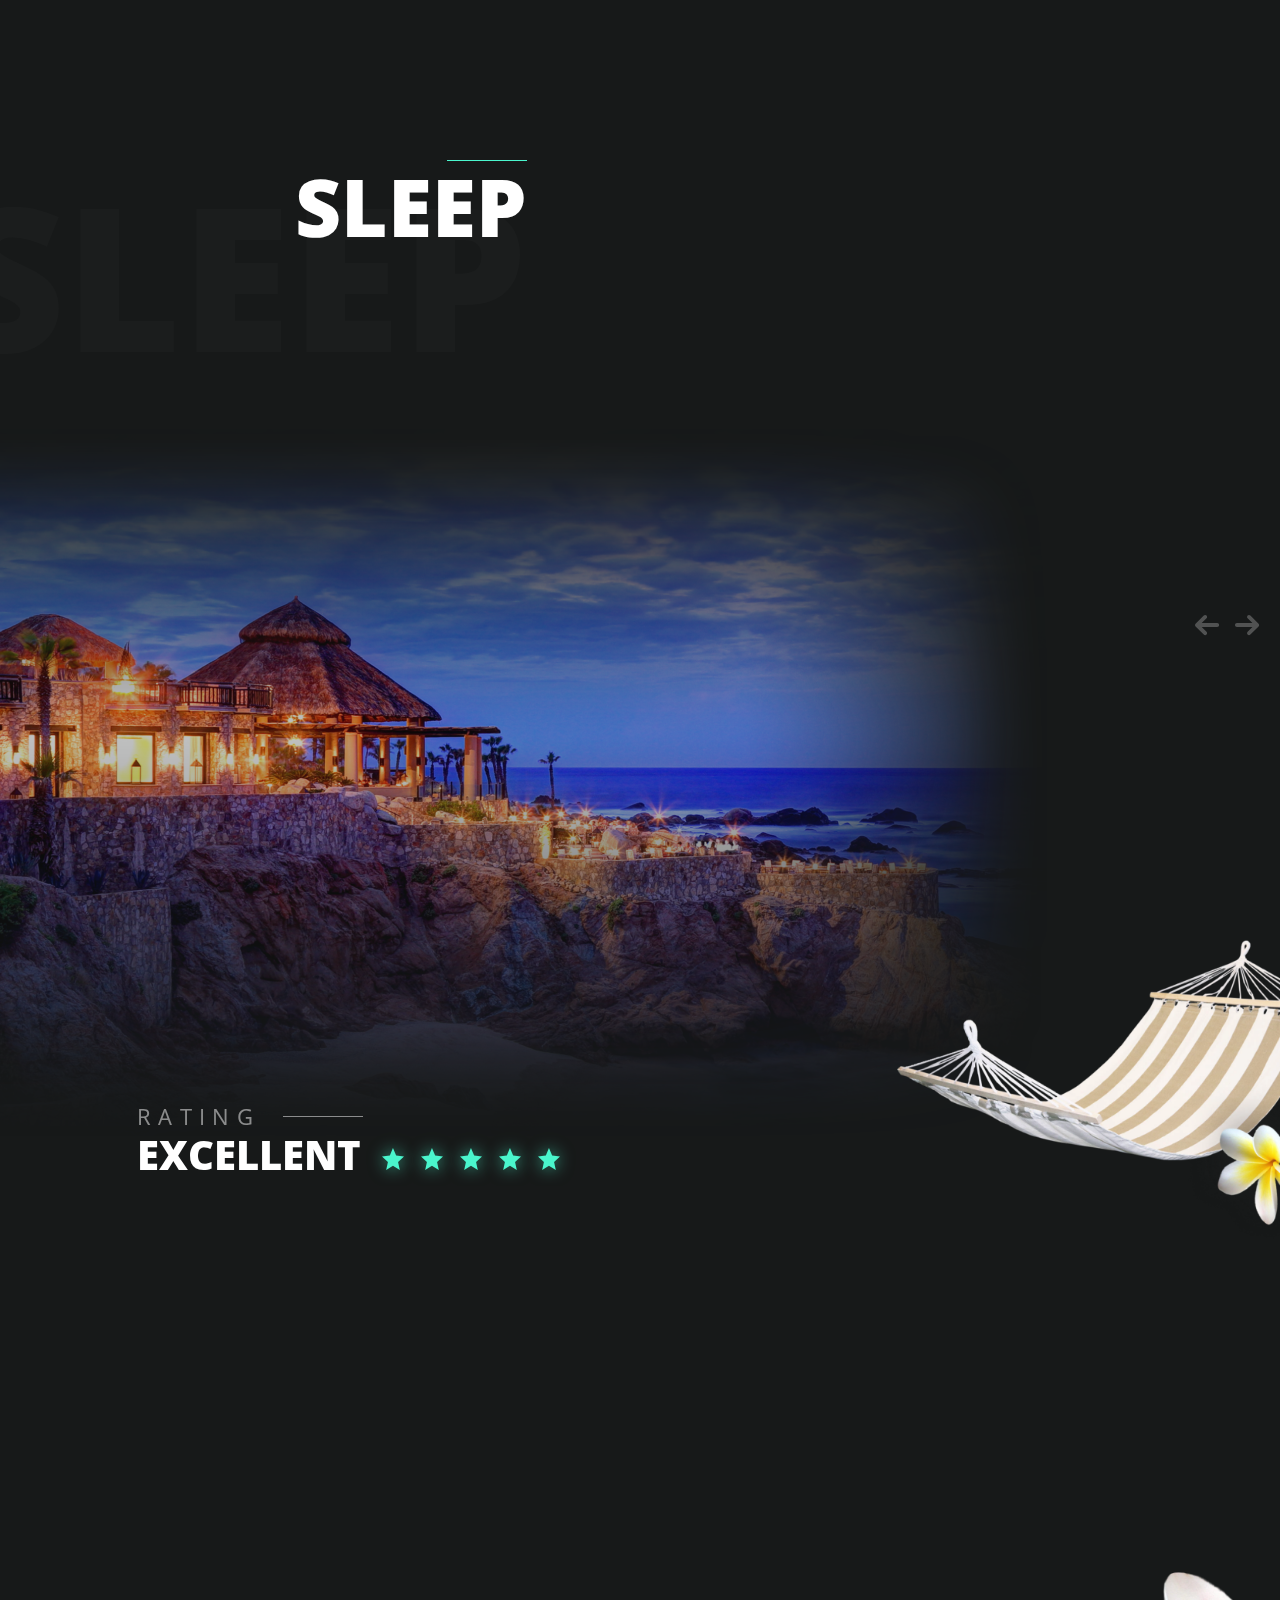
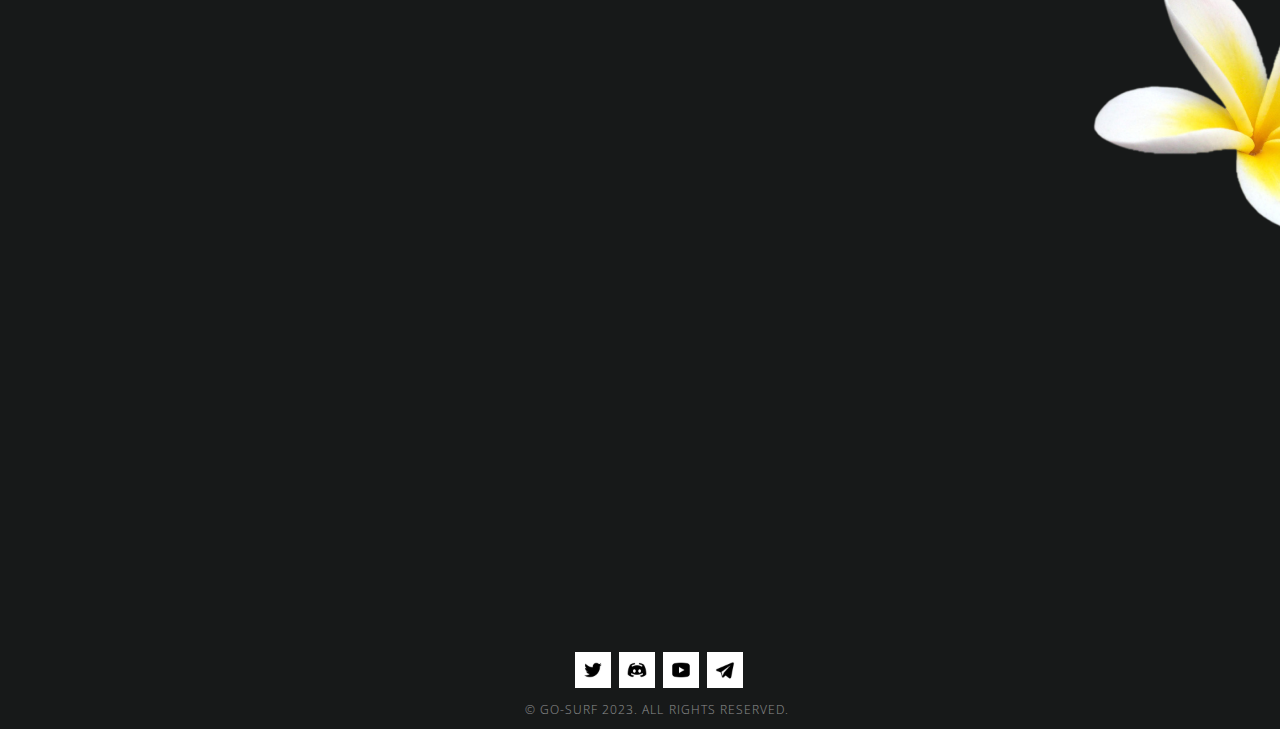
<file: main.html>
<!DOCTYPE html>
<html lang="en">
<head>
    <meta charset="UTF-8">
    <title></title>
    <script src="https://cdnjs.cloudflare.com/ajax/libs/jquery/3.6.0/jquery.min.js" integrity="sha512-894YE6QWD5I59HgZOGReFYm4dnWc1Qt5NtvYSaNcOP+u1T9qYdvdihz0PPSiiqn/+/3e7Jo4EaG7TubfWGUrMQ==" crossorigin="anonymous" referrerpolicy="no-referrer"></script>
    <link href="https://fonts.googleapis.com/css2?family=Open+Sans:ital,wght@0,300;0,400;0,500;0,600;0,700;0,800;1,300;1,400;1,500;1,600;1,700;1,800&display=swap" rel="stylesheet">
    <link rel="stylesheet" href="css/style.min.css">
</head>
<body>
<section class="holder sleep " id="sleep">
    <div class="container ">
        <div class="title ">
            <span>sleep <h3 class="wow animate__animated animate__fadeInLeft " data-wow-offset="400 ">sleep</h3></span>
        </div>
        <div class="holder__slider ">
            <div class="holder__slider-item holder-slider ">
                <div class="holder-slider__head " style="background-image: url(img/sleep-slider-bg.png); ">
                    <div class="holder-slider__subtitle ">
                        <div class="subtitle wow animate__animated animate__fadeInRight " data-wow-offset="400 ">
                            <div class="headline-left ">Resorts</div>
                            <div class="subtitle__head ">Auberge <span>|</span>Australia </div>
                        </div>
                    </div>
                </div>

                <div class="holder-slider__descr " style="background-image: url(img/hammock.png); ">
                    <div class="descr ">
                        <div class="headline-right ">Rating</div>
                        <div class="descr__head ">Excellent
                            <ul class="holder__star-list star-list ">
                                <li>
                                    <img src="img/star.svg " alt="star">
                                </li>
                                <li>
                                    <img src="img/star.svg " alt="star">
                                </li>
                                <li>
                                    <img src="img/star.svg " alt="star">
                                </li>
                                <li>
                                    <img src="img/star.svg " alt="star">
                                </li>
                                <li>
                                    <img src="img/star.svg " alt="star">
                                </li>
                            </ul>
                        </div>
                    </div>
                </div>

                <div class="holder-slider__info ">
                    <div class="holder-slider__info-item wow animate__animated animate__fadeInUp " data-wow-offset="400 " data-wow-delay=".3s ">
                        <div class="holder-slider__info-subtitle ">Resort</div>
                        <div class="holder-slider__info-title ">Auberge<br> Australia</div>
                    </div>
                    <div class="holder-slider__info-item wow animate__animated animate__fadeInUp " data-wow-offset="400 " data-wow-delay=".6s ">
                        <div class="holder-slider__info-subtitle ">5 of Nights</div>
                        <div class="holder-slider__info-title ">
                            <div class="quantity ">
<!--                                <input class="nights " type="number " min="1 " max="9 " step="1 " value="5 ">-->5
                            </div> Nights</div>
                    </div>
                    <div class="holder-slider__info-item wow animate__animated animate__fadeInUp " data-wow-offset="400 " data-wow-delay=".9s ">
                        <div class="holder-slider__info-subtitle ">12 of Guests</div>
                        <div class="holder-slider__info-title ">
                            <div class="quantity ">
<!--                                <input class="guests " type="number " min="1 " max="9 " step="1 " value="4 ">-->12
                            </div> Guests</div>
                    </div>
                    <div class="holder-slider__info-item wow animate__animated animate__fadeInUp " data-wow-offset="400 " data-wow-delay="1.2s ">
                        <div class="holder-slider__info-subtitle ">Pricing</div>
                        <div class="holder-slider__info-title ">
                            <span class="" data-nights="55 " data-guests="25 ">180$</span> USD
                            <span class="holder-prising__span ">Per Night</span>
                        </div>
                    </div>
                </div>
                <div class="holder-slider__btn ">
                    <a class="btn wow animate__animated animate__fadeInUp" href="# " data-wow-delay="1.5s">
                        Book <span>Stay</span>
                    </a>
                </div>
            </div>
            <div class="holder__slider-item holder-slider ">
                <div class="holder-slider__head " style="background-image: url(img/sleep-slider-bg.png); ">
                    <div class="holder-slider__subtitle ">
                        <div class="subtitle ">
                            <div class="headline-left ">Resorts</div>
                            <div class="subtitle__head ">Malibu Beach <span>|</span>California </div>
                        </div>
                    </div>
                </div>

                <div class="holder-slider__descr " style="background-image: url(img/hammock.png); ">
                    <div class="descr ">
                        <div class="headline-right ">Rating</div>
                        <div class="descr__head ">Excellent
                            <ul class="holder__star-list star-list ">
                                <li>
                                    <img src="img/star.svg " alt="stastar">
                                </li>
                                <li>
                                    <img src="img/star.svg " alt="stastar">
                                </li>
                                <li>
                                    <img src="img/star.svg " alt="stastar">
                                </li>
                                <li>
                                    <img src="img/star.svg " alt="stastar">
                                </li>
                                <li>
                                    <img src="img/star.svg " alt="stastar">
                                </li>
                            </ul>
                        </div>
                    </div>
                </div>

                <div class="holder-slider__info ">
                    <div class="holder-slider__info-item ">
                        <div class="holder-slider__info-subtitle ">Resort</div>
                        <div class="holder-slider__info-title ">Auberge<br> Australia</div>
                    </div>
                    <div class="holder-slider__info-item ">
                        <div class="holder-slider__info-subtitle ">7 of Nights</div>
                        <div class="holder-slider__info-title ">
                            <div class="quantity ">
<!--                                <input class="nights " type="number " min="1 " max="9 " step="1 " value="5 ">-->7
                            </div> Nights</div>
                    </div>
                    <div class="holder-slider__info-item ">
                        <div class="holder-slider__info-subtitle ">20 of Guests</div>
                        <div class="holder-slider__info-title ">
                            <div class="quantity ">
<!--                                <input class="guests " type="number " min="1 " max="9 " step="1 " value="4 ">-->20
                            </div> Guests</div>
                    </div>
                    <div class="holder-slider__info-item ">
                        <div class="holder-slider__info-subtitle ">Pricing</div>
                        <div class="holder-slider__info-title ">
                            <span class=" " data-nights="55 " data-guests="25 ">652$</span> USD
                            <span class="holder-prising__span ">Per Night</span>
                        </div>
                    </div>
                </div>
                <div class="holder-slider__btn ">
                    <a class="btn " href="# ">
                        Book <span>Stay</span>
                    </a>
                </div>
            </div>
            <div class="holder__slider-item holder-slider ">
                <div class="holder-slider__head " style="background-image: url(img/sleep-slider-bg.png); ">
                    <div class="holder-slider__subtitle ">
                        <div class="subtitle ">
                            <div class="headline-left ">Resorts</div>
                            <div class="subtitle__head ">Vieux Boucau  <span>|</span>Australia </div>
                        </div>
                    </div>
                </div>

                <div class="holder-slider__descr " style="background-image: url(img/hammock.png); ">
                    <div class="descr ">
                        <div class="headline-right ">Rating</div>
                        <div class="descr__head ">Excellent
                            <ul class="holder__star-list star-list ">
                                <li>
                                    <img src="img/star.svg " alt="star">
                                </li>
                                <li>
                                    <img src="img/star.svg " alt="star">
                                </li>
                                <li>
                                    <img src="img/star.svg " alt="star">
                                </li>
                                <li>
                                    <img src="img/star.svg " alt="star">
                                </li>
                                <li>
                                    <img src="img/star.svg " alt="star">
                                </li>
                            </ul>
                        </div>
                    </div>
                </div>

                <div class="holder-slider__info ">
                    <div class="holder-slider__info-item ">
                        <div class="holder-slider__info-subtitle ">Resort</div>
                        <div class="holder-slider__info-title ">Auberge<br> Australia</div>
                    </div>
                    <div class="holder-slider__info-item ">
                        <div class="holder-slider__info-subtitle ">12 of Nights</div>
                        <div class="holder-slider__info-title ">
                            <div class="quantity ">
<!--                                <input class="nights " type="number " min="1 " max="9 " step="1 " value="5 ">-->12
                            </div> Nights</div>
                    </div>
                    <div class="holder-slider__info-item ">
                        <div class="holder-slider__info-subtitle ">11 of Guests</div>
                        <div class="holder-slider__info-title ">
                            <div class="quantity ">
<!--                                <input class="guests " type="number " min="1 " max="9 " step="1 " value="4 ">-->11
                            </div> Guests</div>
                    </div>
                    <div class="holder-slider__info-item ">
                        <div class="holder-slider__info-subtitle ">Pricing</div>
                        <div class="holder-slider__info-title ">
                            <span class=" " data-nights="55 " data-guests="25 ">444$</span> USD
                            <span class="holder-prising__span ">Per Night</span>
                        </div>
                    </div>
                </div>
                <div class="holder-slider__btn ">
                    <a class="btn " href="# ">
                        Book <span>Stay</span>
                    </a>
                </div>
            </div>
            <div class="holder__slider-item holder-slider ">
                <div class="holder-slider__head " style="background-image: url(img/sleep-slider-bg.png); ">
                    <div class="holder-slider__subtitle ">
                        <div class="subtitle ">
                            <div class="headline-left ">Resorts</div>
                            <div class="subtitle__head ">Auberge <span>|</span>Australia </div>
                        </div>
                    </div>
                </div>

                <div class="holder-slider__descr " style="background-image: url(img/hammock.png); ">
                    <div class="descr ">
                        <div class="headline-right ">Rating</div>
                        <div class="descr__head ">Excellent
                            <ul class="holder__star-list star-list ">
                                <li>
                                    <img src="img/star.svg " alt="star">
                                </li>
                                <li>
                                    <img src="img/star.svg " alt="star">
                                </li>
                                <li>
                                    <img src="img/star.svg " alt="star">
                                </li>
                                <li>
                                    <img src="img/star.svg " alt="star">
                                </li>
                                <li>
                                    <img src="img/star.svg " alt="stastastastastar">
                                </li>
                            </ul>
                        </div>
                    </div>
                </div>

                <div class="holder-slider__info ">
                    <div class="holder-slider__info-item ">
                        <div class="holder-slider__info-subtitle ">Resort</div>
                        <div class="holder-slider__info-title ">Auberge<br> Australia</div>
                    </div>
                    <div class="holder-slider__info-item ">
                        <div class="holder-slider__info-subtitle ">8 of Nights</div>
                        <div class="holder-slider__info-title ">
                            <div class="quantity ">
<!--                                <input class="nights " type="number " min="1 " max="9 " step="1 " value="5 ">-->8
                            </div> Nights</div>
                    </div>
                    <div class="holder-slider__info-item ">
                        <div class="holder-slider__info-subtitle ">21 of Guests</div>
                        <div class="holder-slider__info-title ">
                            <div class="quantity ">
<!--                                <input class="guests " type="number " min="1 " max="9 " step="1 " value="4 ">-->21
                            </div> Guests</div>
                    </div>
                    <div class="holder-slider__info-item ">
                        <div class="holder-slider__info-subtitle ">Pricing</div>
                        <div class="holder-slider__info-title ">
                            <span class=" " data-nights="55 " data-guests="25 ">350$</span> USD
                            <span class="holder-prising__span ">Per Night</span>
                        </div>
                    </div>
                </div>
                <div class="holder-slider__btn ">
                    <a class="btn " href="# ">
                        Book <span>Stay</span>
                    </a>
                </div>
            </div>
            <div class="holder__slider-item holder-slider ">
                <div class="holder-slider__head " style="background-image: url(img/sleep-slider-bg.png); ">
                    <div class="holder-slider__subtitle ">
                        <div class="subtitle ">
                            <div class="headline-left ">Resorts</div>
                            <div class="subtitle__head ">Auberge <span>|</span>Australia </div>
                        </div>
                    </div>
                </div>

                <div class="holder-slider__descr " style="background-image: url(img/hammock.png); ">
                    <div class="descr ">
                        <div class="headline-right ">Rating</div>
                        <div class="descr__head ">Excellent
                            <ul class="holder__star-list star-list ">
                                <li>
                                    <img src="img/star.svg " alt="star">
                                </li>
                                <li>
                                    <img src="img/star.svg " alt="star">
                                </li>
                                <li>
                                    <img src="img/star.svg " alt="star">
                                </li>
                                <li>
                                    <img src="img/star.svg " alt="star">
                                </li>
                                <li>
                                    <img src="img/star.svg " alt="stastastastastar">
                                </li>
                            </ul>
                        </div>
                    </div>
                </div>

                <div class="holder-slider__info ">
                    <div class="holder-slider__info-item ">
                        <div class="holder-slider__info-subtitle ">Resort</div>
                        <div class="holder-slider__info-title ">Auberge<br> Australia</div>
                    </div>
                    <div class="holder-slider__info-item ">
                        <div class="holder-slider__info-subtitle ">5 of Nights</div>
                        <div class="holder-slider__info-title ">
                            <div class="quantity ">
<!--                                <input class="nights " type="number " min="1 " max="9 " step="1 " value="5 ">-->5
                            </div> Nights</div>
                    </div>
                    <div class="holder-slider__info-item ">
                        <div class="holder-slider__info-subtitle ">10 of Guests</div>
                        <div class="holder-slider__info-title ">
                            <div class="quantity ">
<!--                                <input class="guests " type="number " min="1 " max="9 " step="1 " value="4 ">--> 10
                            </div> Guests</div>
                    </div>
                    <div class="holder-slider__info-item ">
                        <div class="holder-slider__info-subtitle ">Pricing</div>
                        <div class="holder-slider__info-title ">
                            <span class="  w " data-nights="55 " data-guests="25 ">250$</span> USD
                            <span class="holder-prising__span ">Per Night</span>
                        </div>
                    </div>
                </div>
                <div class="holder-slider__btn ">
                    <a class="btn  " href="# ">
                        Book <span>Stay</span>
                    </a>
                </div>
            </div>

        </div>
    </div>
</section>
<footer class="footer ">
    <div class="footer__slider-btn ">
        <a class="btn wow animate__animated animate__fadeInUp " href="https://www.google.com/maps/place/%D0%AD%D1%80%D0%BB%D0%B8-%D0%91%D0%B8%D1%87+%D0%9A%D0%B2%D0%B8%D0%BD%D1%81%D0%BB%D0%B5%D0%BD%D0%B4+4802,+%D0%90%D0%B2%D1%81%D1%82%D1%80%D0%B0%D0%BB%D0%B8%D1%8F/@-20.2723559,148.7093635,15z/data=!3m1!4b1!4m6!3m5!1s0x6bd835490bcaaf15:0x500eef17f210a10!8m2!3d-20.2677525!4d148.7155626!16zL20vMDVkdF92 ">
            Go <span>Surf</span></a>
    </div>
    <div class="menu__links">
        <div class="menu__link">
            <a href="https://twitter.com/"><img src="img/twitter.svg" alt="twitter"></a>
        </div>
        <div class="menu__link">
            <a href="https://discord.com/"><img src="img/discord.svg" alt="discord"></a>
        </div>
        <div class="menu__link">
            <a href="https://www.youtube.com/"><img src="img/youtube.svg" alt="youtube"></a>
        </div>
        <div class="menu__link">
            <a href="https://telegram.org/"><img src="img/telegram.svg" alt="telegram"></a>
        </div>
    </div>
    <p class="footer__text ">© Go-Surf 2023. All Rights Reserved.</p>
</footer>
<script src="https://code.jquery.com/jquery-3.5.1.min.js "></script>
<script src="https://cdnjs.cloudflare.com/ajax/libs/jquery/2.1.3/jquery.min.js "></script>
<script src="js/libs.min.js "></script>
<script src="js/main.js "></script>
</body>
</html>
</file>
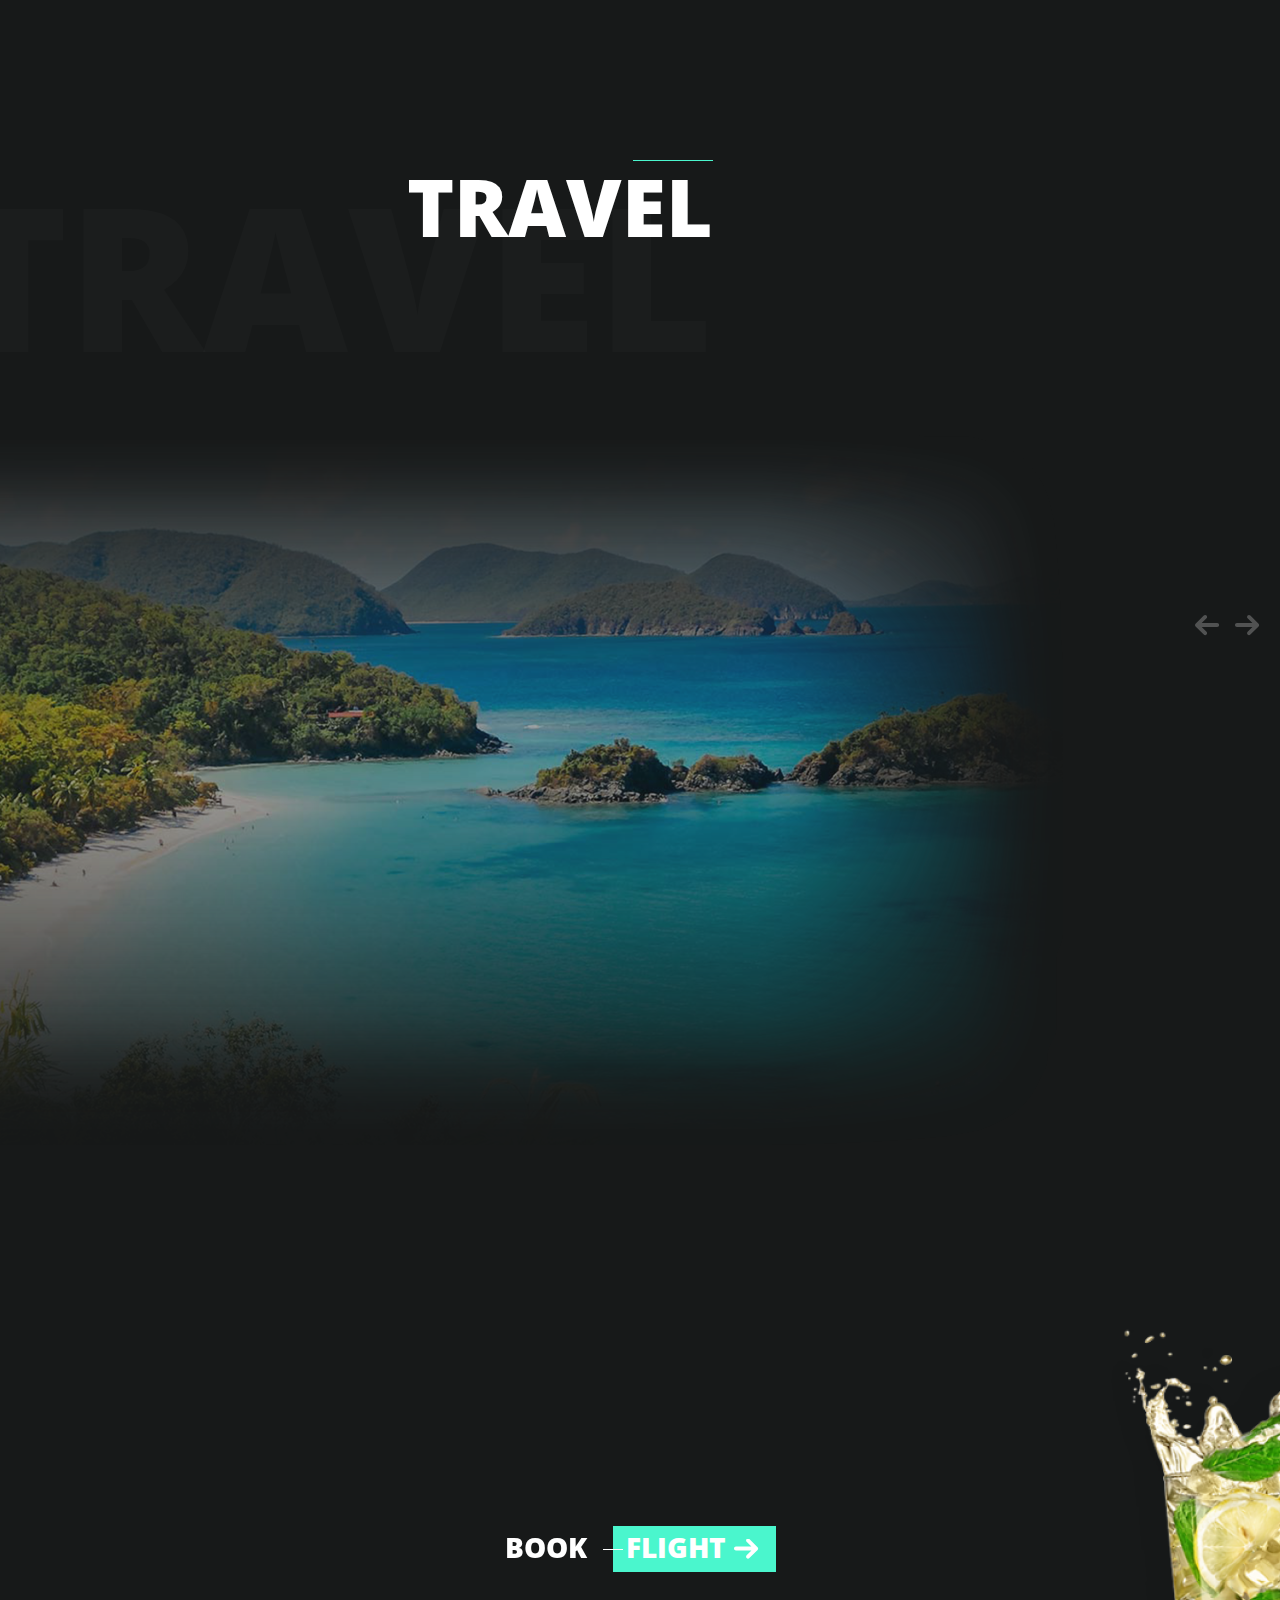
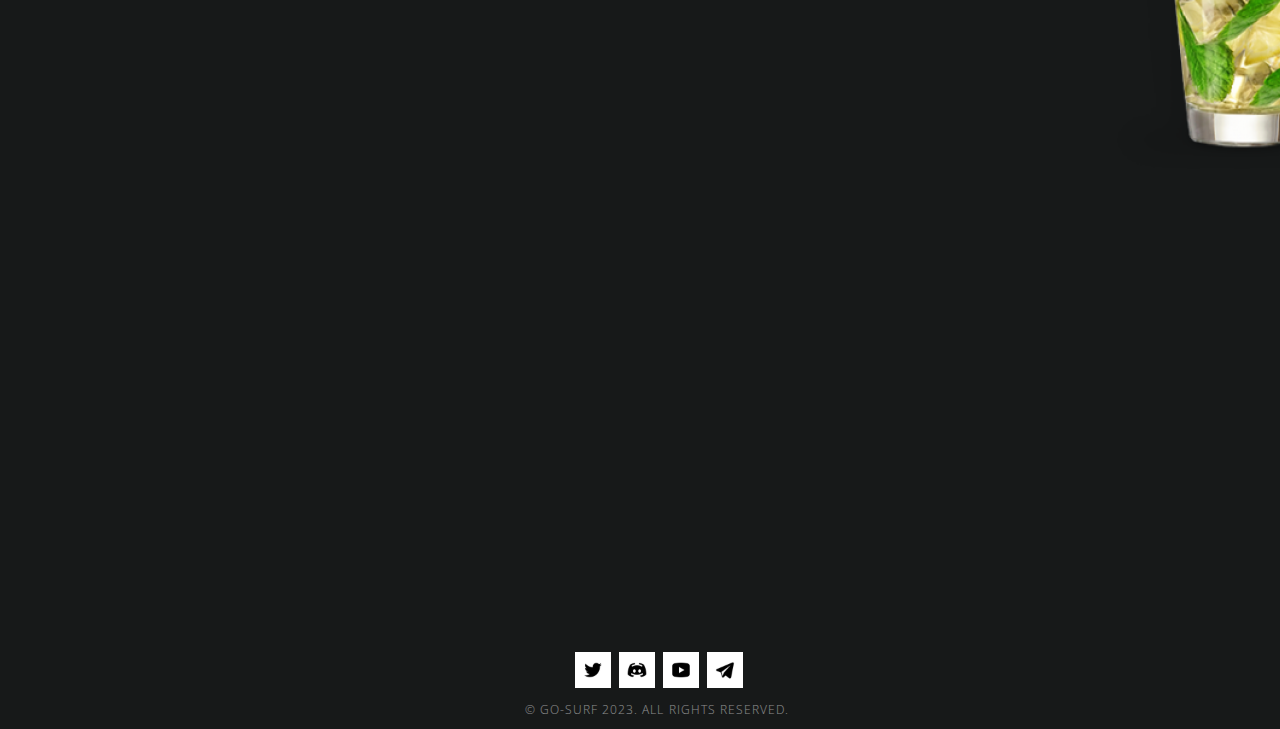
<file: script.html>
<!DOCTYPE html>
<html lang="en">
<head>
    <meta charset="UTF-8">
    <title></title>
    <script src="https://cdnjs.cloudflare.com/ajax/libs/jquery/3.6.0/jquery.min.js" integrity="sha512-894YE6QWD5I59HgZOGReFYm4dnWc1Qt5NtvYSaNcOP+u1T9qYdvdihz0PPSiiqn/+/3e7Jo4EaG7TubfWGUrMQ==" crossorigin="anonymous" referrerpolicy="no-referrer"></script>
    <link href="https://fonts.googleapis.com/css2?family=Open+Sans:ital,wght@0,300;0,400;0,500;0,600;0,700;0,800;1,300;1,400;1,500;1,600;1,700;1,800&display=swap" rel="stylesheet">
    <link rel="stylesheet" href="css/style.min.css">
</head>
<body>
<section class="holder " id="travel">
    <div class="container ">
        <div class="title ">
            <span>travel <h3 class="wow animate__animated animate__fadeInLeft " data-wow-offset="400 ">travel</h3></span>
        </div>
        <div class="holder__slider ">
            <div class="holder__slider-item holder-slider ">
                <div class="holder-slider__head " style="background-image: url(img/travel-slider-bg.png); ">
                    <div class="holder-slider__subtitle ">
                        <div class="subtitle wow animate__animated animate__fadeInRight " data-wow-offset="400 ">
                            <div class="headline-left ">Shore</div>
                            <div class="subtitle__head ">Cloud Nine <span>|</span>
                                France </div>
                        </div>
                    </div>
                </div>

                <div class="holder-slider__descr wow animate__animated animate__fadeInUp " data-wow-offset="250 " style="background-image: url(img/virgin.png); ">
                    <div class="descr ">
                        <div class="headline-right ">Airline</div>
                        <div class="descr__head ">Virgin Australia <img src="img/avia-logo.svg " alt="logo-a"></div>
                    </div>
                </div>

                <div class="holder-slider__info ">
                    <div class="holder-slider__info-item wow animate__animated animate__fadeInUp " data-wow-offset="400 " data-wow-delay=".3s ">
                        <div class="holder-slider__info-subtitle ">Destination</div>
                        <div class="holder-slider__info-title ">Queensland<br> Australia</div>
                    </div>
                    <div class="holder-slider__info-item wow animate__animated animate__fadeInUp " data-wow-offset="400 " data-wow-delay=".9s ">
                        <div class="holder-slider__info-subtitle ">Distance</div>
                        <div class="holder-slider__info-title ">7,065 Miles</div>
                    </div>
                    <div class="holder-slider__info-item wow animate__animated animate__fadeInUp " data-wow-offset="400 " data-wow-delay=".9s ">
                        <div class="holder-slider__info-subtitle ">Travel Time</div>
                        <div class="holder-slider__info-title ">23 Hours<br> 5 Minutes</div>
                    </div>
                    <div class="holder-slider__info-item wow animate__animated animate__fadeInUp " data-wow-offset="400 " data-wow-delay="1.2s ">
                        <div class="holder-slider__info-subtitle ">Pricing</div>
                        <div class="holder-slider__info-title ">$1,976 USD
                            <span class="holder-prising__span ">Round Trip</span>
                        </div>
                    </div>
                </div>
                <div class="holder-slider__btn ">
                    <a class="btn " href="# ">
                        Book <span>Flight</span>
                    </a>
                </div>
            </div>

            <div class="holder__slider-item holder-slider ">
                <div class="holder-slider__head " style="background-image: url(img/travel-slider-bg.png); ">
                    <div class="holder-slider__subtitle ">
                        <div class="subtitle ">
                            <div class="headline-left ">Shore</div>
                            <div class="subtitle__head ">Vieux Boucau <span>|</span>
                                France </div>
                        </div>
                    </div>
                </div>

                <div class="holder-slider__descr " style="background-image: url(img/virgin.png); ">
                    <div class="descr ">
                        <div class="headline-right ">Airline</div>
                        <div class="descr__head ">Virgin Australia <img src="img/avia-logo.svg " alt="logo-a"></div>
                    </div>
                </div>

                <div class="holder-slider__info ">
                    <div class="holder-slider__info-item ">
                        <div class="holder-slider__info-subtitle ">Destination</div>
                        <div class="holder-slider__info-title ">Queensland<br> Australia</div>
                    </div>
                    <div class="holder-slider__info-item ">
                        <div class="holder-slider__info-subtitle ">Distance</div>
                        <div class="holder-slider__info-title ">7,065 Miles</div>
                    </div>
                    <div class="holder-slider__info-item ">
                        <div class="holder-slider__info-subtitle ">Travel Time</div>
                        <div class="holder-slider__info-title ">23 Hours<br> 5 Minutes</div>
                    </div>
                    <div class="holder-slider__info-item ">
                        <div class="holder-slider__info-subtitle ">Pricing</div>
                        <div class="holder-slider__info-title ">$1,976 USD
                            <span class="holder-prising__span ">Round Trip</span>
                        </div>
                    </div>
                </div>
                <div class="holder-slider__btn ">
                    <a class="btn " href="# ">
                        Book <span>Flight</span>
                    </a>
                </div>
            </div>
            <div class="holder__slider-item holder-slider ">
                <div class="holder-slider__head " style="background-image: url(img/travel-slider-bg.png); ">
                    <div class="holder-slider__subtitle ">
                        <div class="subtitle ">
                            <div class="headline-left ">Shore</div>
                            <div class="subtitle__head ">Malibu Beach <span>|</span> California </div>
                        </div>
                    </div>
                </div>

                <div class="holder-slider__descr " style="background-image: url(img/virgin.png); ">
                    <div class="descr ">
                        <div class="headline-right ">Airline</div>
                        <div class="descr__head ">Virgin Australia <img src="img/avia-logo.svg " alt="logo "></div>
                    </div>
                </div>

                <div class="holder-slider__info ">
                    <div class="holder-slider__info-item ">
                        <div class="holder-slider__info-subtitle ">Destination</div>
                        <div class="holder-slider__info-title ">Queensland<br> Australia</div>
                    </div>
                    <div class="holder-slider__info-item ">
                        <div class="holder-slider__info-subtitle ">Distance</div>
                        <div class="holder-slider__info-title ">7,065 Miles</div>
                    </div>
                    <div class="holder-slider__info-item ">
                        <div class="holder-slider__info-subtitle ">Travel Time</div>
                        <div class="holder-slider__info-title ">23 Hours<br> 5 Minutes</div>
                    </div>
                    <div class="holder-slider__info-item ">
                        <div class="holder-slider__info-subtitle ">Pricing</div>
                        <div class="holder-slider__info-title ">$1,976 USD
                            <span class="holder-prising__span ">Round Trip</span>
                        </div>
                    </div>
                </div>
                <div class="holder-slider__btn ">
                    <a class="btn " href="# ">
                        Book <span>Flight</span>
                    </a>
                </div>
            </div>
            <div class="holder__slider-item holder-slider ">
                <div class="holder-slider__head " style="background-image: url(img/travel-slider-bg.png); ">
                    <div class="holder-slider__subtitle ">
                        <div class="subtitle ">
                            <div class="headline-left ">Shore</div>
                            <div class="subtitle__head ">Airlie Beach <span>|</span> Australia </div>
                        </div>
                    </div>
                </div>

                <div class="holder-slider__descr " style="background-image: url(img/virgin.png); ">
                    <div class="descr ">
                        <div class="headline-right ">Airline</div>
                        <div class="descr__head ">Virgin Australia <img src="img/avia-logo.svg " alt="logo-a"></div>
                    </div>
                </div>

                <div class="holder-slider__info ">
                    <div class="holder-slider__info-item ">
                        <div class="holder-slider__info-subtitle ">Destination</div>
                        <div class="holder-slider__info-title ">Queensland<br> Australia</div>
                    </div>
                    <div class="holder-slider__info-item ">
                        <div class="holder-slider__info-subtitle ">Distance</div>
                        <div class="holder-slider__info-title ">7,065 Miles</div>
                    </div>
                    <div class="holder-slider__info-item ">
                        <div class="holder-slider__info-subtitle ">Travel Time</div>
                        <div class="holder-slider__info-title ">23 Hours<br> 5 Minutes</div>
                    </div>
                    <div class="holder-slider__info-item ">
                        <div class="holder-slider__info-subtitle ">Pricing</div>
                        <div class="holder-slider__info-title ">$1,976 USD
                            <span class="holder-prising__span ">Round Trip</span>
                        </div>
                    </div>
                </div>
                <div class="holder-slider__btn ">
                    <a class="btn " href="# ">
                        Book <span>Flight</span>
                    </a>
                </div>
            </div>
            <div class="holder__slider-item holder-slider ">
                <div class="holder-slider__head " style="background-image: url(img/travel-slider-bg.png); ">
                    <div class="holder-slider__subtitle ">
                        <div class="subtitle ">
                            <div class="headline-left ">Shore</div>
                            <div class="subtitle__head ">Airlie Beach <span>|</span> Australia </div>
                        </div>
                    </div>
                </div>

                <div class="holder-slider__descr " style="background-image: url(img/virgin.png); ">
                    <div class="descr ">
                        <div class="headline-right ">Airline</div>
                        <div class="descr__head ">Virgin Australia <img src="img/avia-logo.svg " alt="logo "></div>
                    </div>
                </div>

                <div class="holder-slider__info ">
                    <div class="holder-slider__info-item ">
                        <div class="holder-slider__info-subtitle ">Destination</div>
                        <div class="holder-slider__info-title ">Queensland<br> Australia</div>
                    </div>
                    <div class="holder-slider__info-item ">
                        <div class="holder-slider__info-subtitle ">Distance</div>
                        <div class="holder-slider__info-title ">7,065 Miles</div>
                    </div>
                    <div class="holder-slider__info-item ">
                        <div class="holder-slider__info-subtitle ">Travel Time</div>
                        <div class="holder-slider__info-title ">23 Hours<br> 5 Minutes</div>
                    </div>
                    <div class="holder-slider__info-item ">
                        <div class="holder-slider__info-subtitle ">Pricing</div>
                        <div class="holder-slider__info-title ">$1,976 USD
                            <span class="holder-prising__span ">Round Trip</span>
                        </div>
                    </div>
                </div>
                <div class="holder-slider__btn ">
                    <a class="btn " href="# ">
                        Book <span>Flight</span>
                    </a>
                </div>
            </div>

            <div class="holder__slider-item holder-slider ">
                <div class="holder-slider__head " style="background-image: url(img/travel-slider-bg.png); ">
                    <div class="holder-slider__subtitle ">
                        <div class="subtitle ">
                            <div class="headline-left ">Shore</div>
                            <div class="subtitle__head ">Airlie Beach <span>|</span> Australia </div>
                        </div>
                    </div>
                </div>

                <div class="holder-slider__descr " style="background-image: url(img/virgin.png); ">
                    <div class="descr ">
                        <div class="headline-right ">Airline</div>
                        <div class="descr__head ">Virgin Australia <img src="img/avia-logo.svg " alt="logo-a"></div>
                    </div>
                </div>

                <div class="holder-slider__info ">
                    <div class="holder-slider__info-item ">
                        <div class="holder-slider__info-subtitle ">Destination</div>
                        <div class="holder-slider__info-title ">Queensland<br> Australia</div>
                    </div>
                    <div class="holder-slider__info-item ">
                        <div class="holder-slider__info-subtitle ">Distance</div>
                        <div class="holder-slider__info-title ">7,065 Miles</div>
                    </div>
                    <div class="holder-slider__info-item ">
                        <div class="holder-slider__info-subtitle ">Travel Time</div>
                        <div class="holder-slider__info-title ">23 Hours<br> 5 Minutes</div>
                    </div>
                    <div class="holder-slider__info-item ">
                        <div class="holder-slider__info-subtitle ">Pricing</div>
                        <div class="holder-slider__info-title ">$1,976 USD
                            <span class="holder-prising__span ">Round Trip</span>
                        </div>
                    </div>
                </div>
                <div class="holder-slider__btn ">
                    <a class="btn " href="# ">
                        Book <span>Flight</span>
                    </a>
                </div>
            </div>
            <div class="holder__slider-item holder-slider ">
                <div class="holder-slider__head " style="background-image: url(img/travel-slider-bg.png); ">
                    <div class="holder-slider__subtitle ">
                        <div class="subtitle ">
                            <div class="headline-left ">Shore</div>
                            <div class="subtitle__head ">Airlie Beach <span>|</span> Australia </div>
                        </div>
                    </div>
                </div>

                <div class="holder-slider__descr " style="background-image: url(img/virgin.png); ">
                    <div class="descr ">
                        <div class="headline-right ">Airline</div>
                        <div class="descr__head ">Virgin Australia <img src="img/avia-logo.svg " alt=" logo"></div>
                    </div>
                </div>

                <div class="holder-slider__info ">
                    <div class="holder-slider__info-item ">
                        <div class="holder-slider__info-subtitle ">Destination</div>
                        <div class="holder-slider__info-title ">Queensland<br> Australia</div>
                    </div>
                    <div class="holder-slider__info-item ">
                        <div class="holder-slider__info-subtitle ">Distance</div>
                        <div class="holder-slider__info-title ">7,065 Miles</div>
                    </div>
                    <div class="holder-slider__info-item ">
                        <div class="holder-slider__info-subtitle ">Travel Time</div>
                        <div class="holder-slider__info-title ">23 Hours<br> 5 Minutes</div>
                    </div>
                    <div class="holder-slider__info-item ">
                        <div class="holder-slider__info-subtitle ">Pricing</div>
                        <div class="holder-slider__info-title ">$1,976 USD
                            <span class="holder-prising__span ">Round Trip</span>
                        </div>
                    </div>
                </div>
                <div class="holder-slider__btn ">
                    <a class="btn " href="# ">
                        Book <span>Flight</span>
                    </a>
                </div>
            </div>
            <div class="holder__slider-item holder-slider ">
                <div class="holder-slider__head " style="background-image: url(img/travel-slider-bg.png); ">
                    <div class="holder-slider__subtitle ">
                        <div class="subtitle ">
                            <div class="headline-left ">Shore</div>
                            <div class="subtitle__head ">Airlie Beach <span>|</span> Australia </div>
                        </div>
                    </div>
                </div>

                <div class="holder-slider__descr " style="background-image: url(img/virgin.png); ">
                    <div class="descr ">
                        <div class="headline-right ">Airline</div>
                        <div class="descr__head ">Virgin Australia <img src="img/avia-logo.svg " alt="logo "></div>
                    </div>
                </div>

                <div class="holder-slider__info ">
                    <div class="holder-slider__info-item ">
                        <div class="holder-slider__info-subtitle ">Destination</div>
                        <div class="holder-slider__info-title ">Queensland<br> Australia</div>
                    </div>
                    <div class="holder-slider__info-item ">
                        <div class="holder-slider__info-subtitle ">Distance</div>
                        <div class="holder-slider__info-title ">7,065 Miles</div>
                    </div>
                    <div class="holder-slider__info-item ">
                        <div class="holder-slider__info-subtitle ">Travel Time</div>
                        <div class="holder-slider__info-title ">23 Hours<br> 5 Minutes</div>
                    </div>
                    <div class="holder-slider__info-item ">
                        <div class="holder-slider__info-subtitle ">Pricing</div>
                        <div class="holder-slider__info-title ">$1,976 USD
                            <span class="holder-prising__span ">Round Trip</span>
                        </div>
                    </div>
                </div>
                <div class="holder-slider__btn ">
                    <a class="btn " href="# ">
                        Book <span>Flight</span>
                    </a>
                </div>
            </div>
        </div>
    </div>
</section>
<footer class="footer ">
    <div class="footer__slider-btn ">
        <a class="btn wow animate__animated animate__fadeInUp " href="https://www.google.com/maps/place/%D0%AD%D1%80%D0%BB%D0%B8-%D0%91%D0%B8%D1%87+%D0%9A%D0%B2%D0%B8%D0%BD%D1%81%D0%BB%D0%B5%D0%BD%D0%B4+4802,+%D0%90%D0%B2%D1%81%D1%82%D1%80%D0%B0%D0%BB%D0%B8%D1%8F/@-20.2723559,148.7093635,15z/data=!3m1!4b1!4m6!3m5!1s0x6bd835490bcaaf15:0x500eef17f210a10!8m2!3d-20.2677525!4d148.7155626!16zL20vMDVkdF92">
            Go <span>Surf</span></a>
    </div>
    <div class="menu__links">
        <div class="menu__link">
            <a href="https://twitter.com/"><img src="img/twitter.svg" alt="twitter"></a>
        </div>
        <div class="menu__link">
            <a href="https://discord.com/"><img src="img/discord.svg" alt="discord"></a>
        </div>
        <div class="menu__link">
            <a href="https://www.youtube.com/"><img src="img/youtube.svg" alt="youtube"></a>
        </div>
        <div class="menu__link">
            <a href="https://telegram.org/"><img src="img/telegram.svg" alt="telegram"></a>
        </div>
    </div>
    <p class="footer__text ">© Go-Surf 2023. All Rights Reserved.</p>
</footer>
<script src="https://code.jquery.com/jquery-3.5.1.min.js "></script>
<script src="https://cdnjs.cloudflare.com/ajax/libs/jquery/2.1.3/jquery.min.js "></script>
<script src="js/libs.min.js "></script>
<script src="js/main.js "></script>
</body>
</html>
</file>
